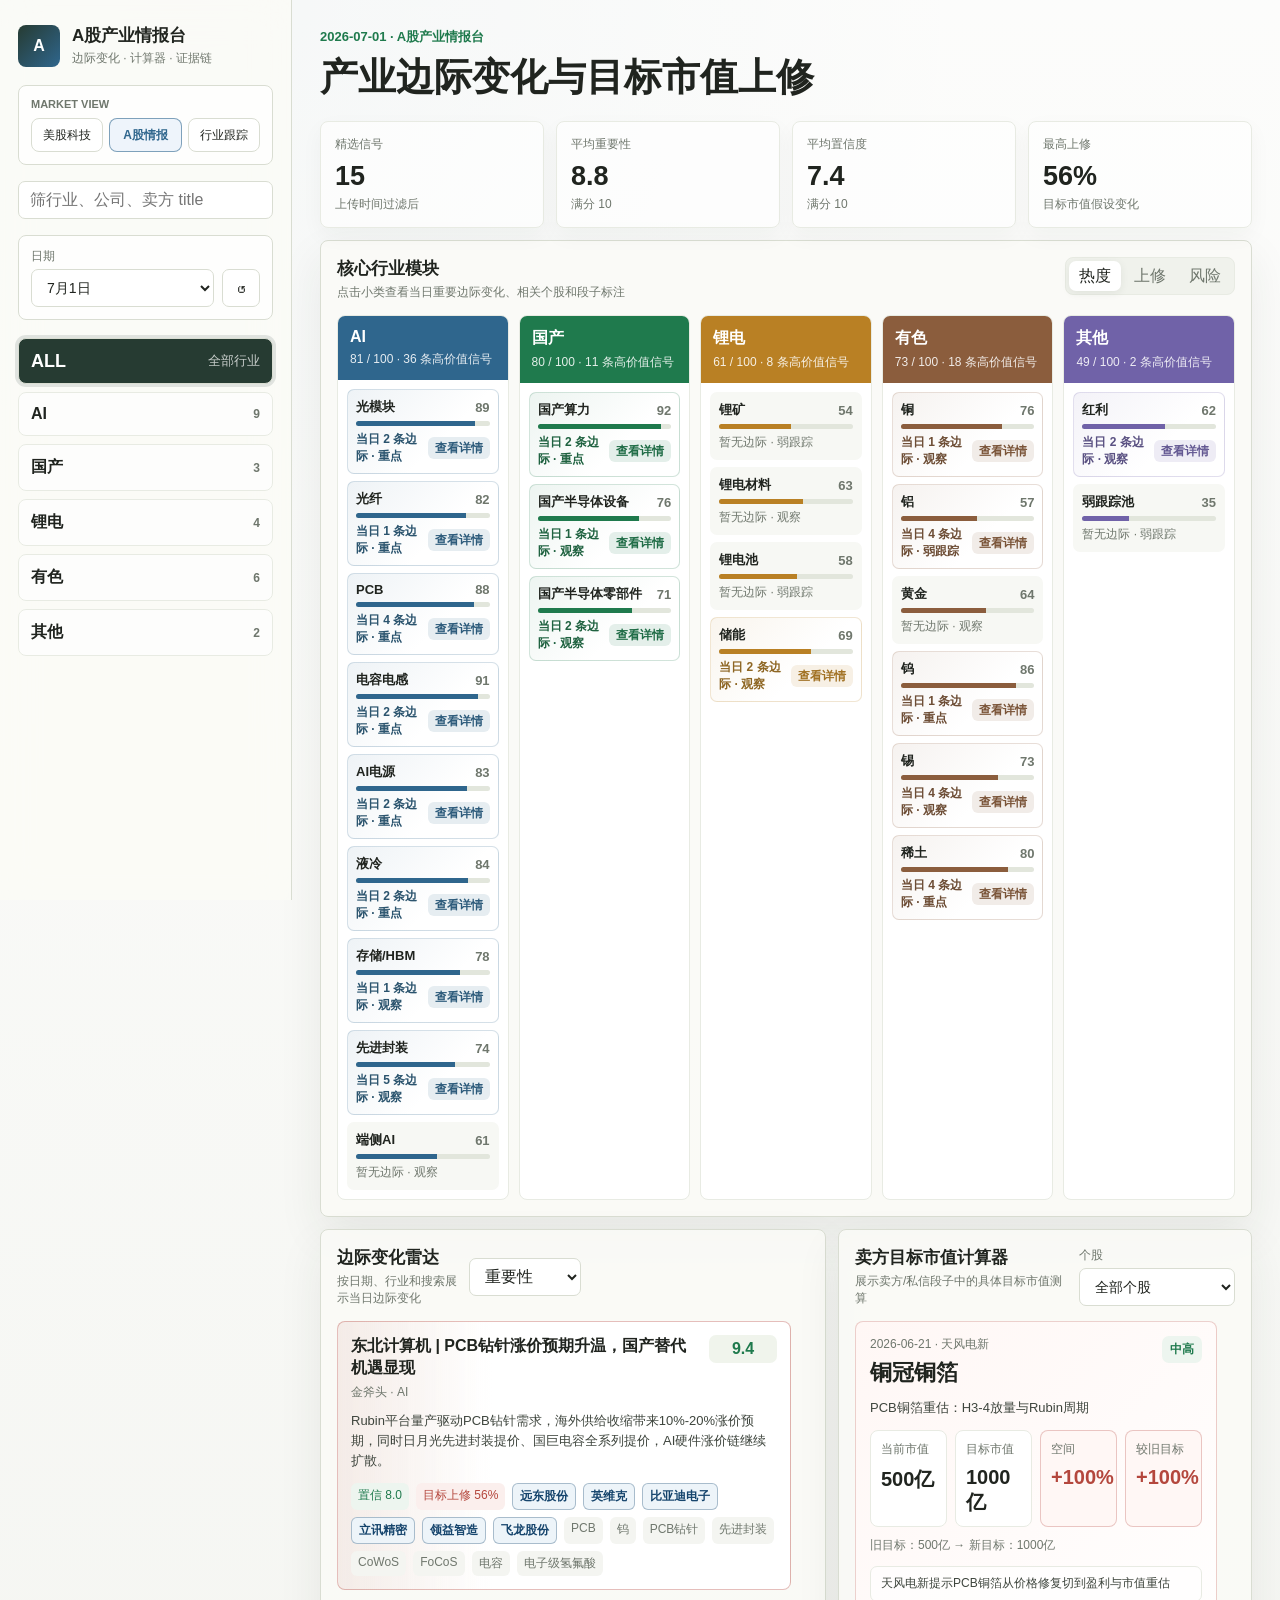
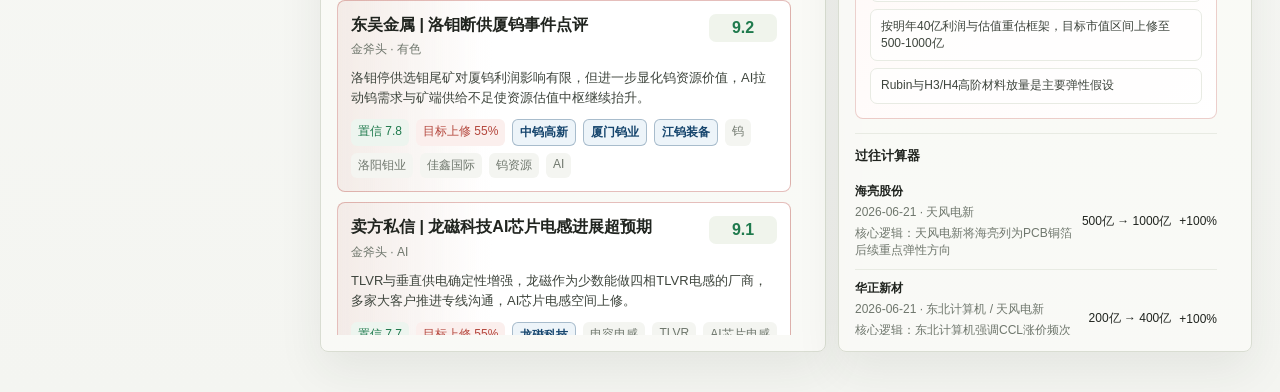
<file: index.html>
﻿<!doctype html>
<html lang="zh-CN">
  <head>
    <meta charset="utf-8" />
    <meta name="viewport" content="width=device-width, initial-scale=1" />
    <title>A股产业情报台</title>
    <link rel="stylesheet" href="./styles.css" />
  </head>
  <body>
    <div class="shell">
      <aside class="sidebar">
        <div class="brand">
          <div class="brand-mark">A</div>
          <div>
            <div class="brand-title">A股产业情报台</div>
            <div class="brand-subtitle">边际变化 · 计算器 · 证据链</div>
          </div>
        </div>

        <div class="sidebar-card">
          <div class="sidebar-label">Market view</div>
          <div class="market-switch">
            <a href="./us-tech.html" title="打开 美股科技产业情报台">美股科技</a>
            <button class="active" type="button">A股情报</button>
            <a href="./industry.html" title="打开 行业跟踪台">行业跟踪</a>
          </div>
        </div>

        <div class="search-box">
          <input id="globalSearch" type="search" placeholder="筛行业、公司、卖方 title" />
        </div>

        <div class="sidebar-card sidebar-date-card">
          <label class="date-filter" for="dateFilter">
            日期
            <select id="dateFilter"></select>
          </label>
          <button class="icon-button" id="resetFilters" title="重置筛选" aria-label="重置筛选">
            <span>↺</span>
          </button>
        </div>

        <nav class="industry-nav" id="industryNav" aria-label="核心行业"></nav>
      </aside>

      <main class="main">
        <section class="topbar">
          <div>
            <p class="eyebrow" id="topEyebrow"></p>
            <h1>产业边际变化与目标市值上修</h1>
          </div>
        </section>

        <section class="metrics-grid" id="metricsGrid"></section>

        <section class="panel industry-panel">
          <div class="panel-head">
            <div>
              <h2>核心行业模块</h2>
              <p>点击小类查看当日重要边际变化、相关个股和段子标注</p>
            </div>
            <div class="segmented" id="heatMode">
              <button class="active" data-mode="heat">热度</button>
              <button data-mode="revision">上修</button>
              <button data-mode="risk">风险</button>
            </div>
          </div>
          <div class="industry-map" id="industryMap"></div>
        </section>

        <section class="workbench lower">
          <div class="panel feed-panel">
            <div class="panel-head feed-head">
              <div>
                <h2>边际变化雷达</h2>
                <p>按日期、行业和搜索展示当日边际变化</p>
              </div>
              <div class="feed-tools">
                <select id="signalSort">
                  <option value="importance">重要性</option>
                  <option value="confidence">置信度</option>
                  <option value="upside">上修幅度</option>
                </select>
              </div>
            </div>
            <div class="signal-list" id="signalList"></div>
          </div>

          <div class="panel calculator-panel">
            <div class="panel-head calculator-head">
              <div>
                <h2>卖方目标市值计算器</h2>
                <p>展示卖方/私信段子中的具体目标市值测算</p>
              </div>
              <label class="stock-picker" for="calcCompany">
                个股
                <select id="calcCompany"></select>
              </label>
            </div>

            <div id="calculatorView"></div>
          </div>
        </section>
      </main>
    </div>

    <div class="modal-backdrop" id="detailModal" hidden>
      <section class="modal" role="dialog" aria-modal="true" aria-labelledby="modalTitle">
        <button class="modal-back" id="modalBack" aria-label="返回上一层" hidden>返回</button>
        <button class="modal-close" id="modalClose" aria-label="关闭弹窗">×</button>
        <div class="modal-header">
          <div>
            <p class="eyebrow" id="modalMeta">当日边际变化</p>
            <h2 id="modalTitle"></h2>
          </div>
          <div class="modal-score" id="modalScore"></div>
        </div>
        <div class="modal-body" id="modalBody"></div>
      </section>
    </div>

    <div class="modal-backdrop raw-modal-backdrop" id="rawTextModal" hidden>
      <section class="modal raw-modal" role="dialog" aria-modal="true" aria-labelledby="rawModalTitle">
        <button class="modal-close" id="rawModalClose" aria-label="关闭原文弹窗">×</button>
        <div class="modal-header">
          <div>
            <p class="eyebrow" id="rawModalMeta">段子底稿</p>
            <h2 id="rawModalTitle"></h2>
          </div>
        </div>
        <pre class="raw-text-body" id="rawModalBody"></pre>
      </section>
    </div>

    <script src="./app.js?v=external-20260702"></script>
  </body>
</html>
</file>
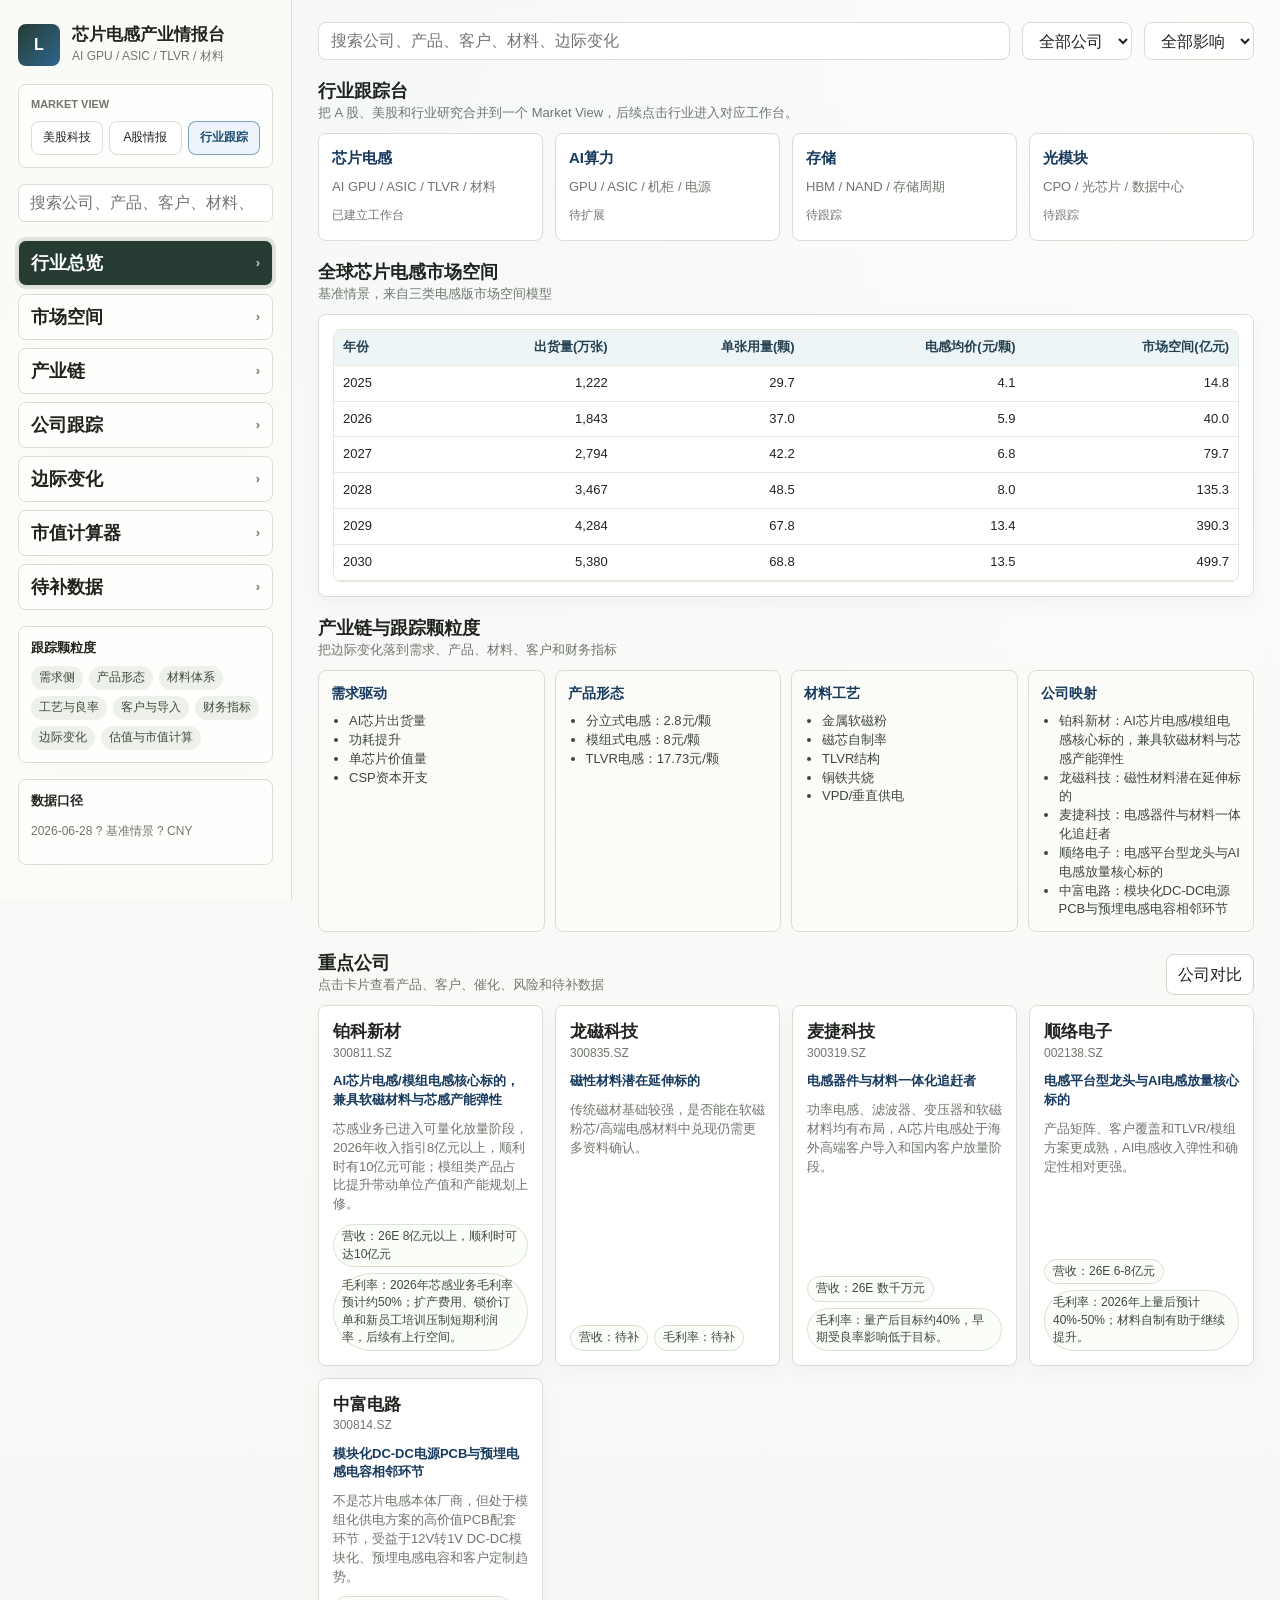
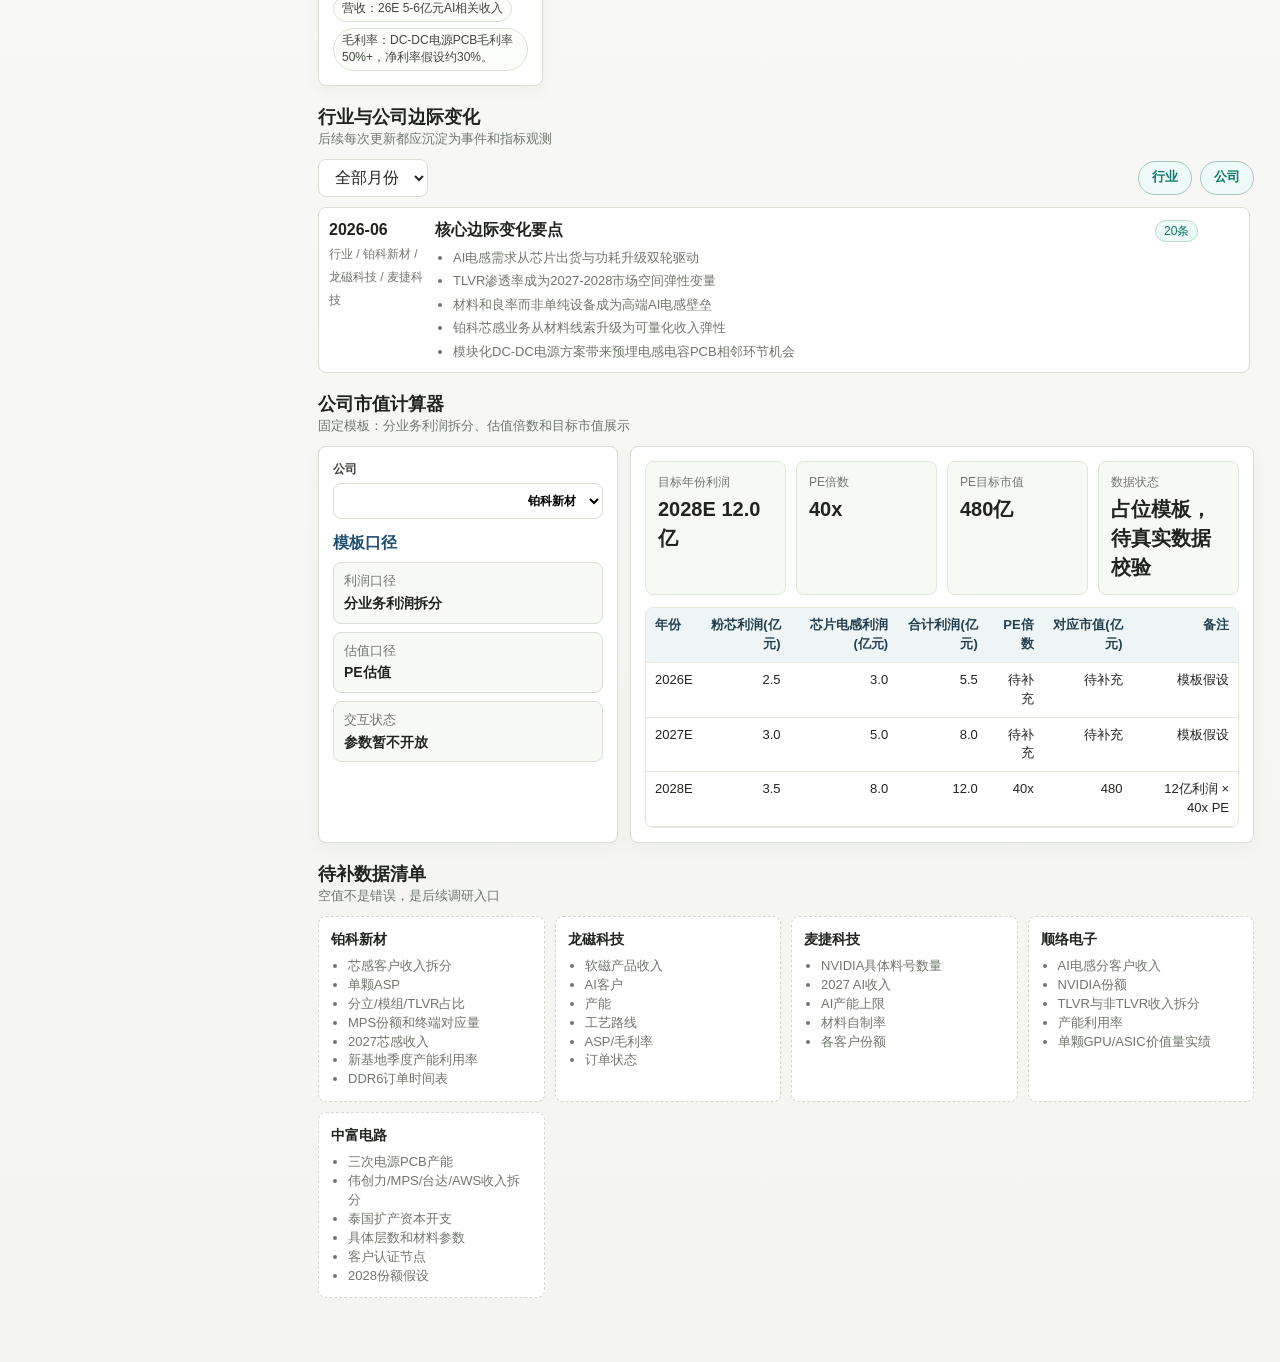
<file: industry.html>
<!doctype html>
<html lang="zh-CN">
<head>
  <meta charset="utf-8" />
  <meta name="viewport" content="width=device-width, initial-scale=1" />
  <title>芯片电感产业情报台</title>
  <style>
    :root {
      color-scheme: light;
      --bg: #f4f5f1;
      --panel: #ffffff;
      --paper: #fbfbf7;
      --ink: #20241f;
      --muted: #6f776d;
      --line: #d9ddd2;
      --soft-line: #e8ebe3;
      --soft: #edf1e9;
      --accent: #2563eb;
      --blue: #1e4d72;
      --blue-2: #2f6f94;
      --deep-blue: #16456d;
      --green: #0f766e;
      --amber: #a45f06;
      --red: #b42318;
      --purple: #6d5bd0;
      --shadow: 0 14px 34px rgba(31, 41, 55, 0.10);
      --radius: 8px;
    }

    * { box-sizing: border-box; }

    body {
      margin: 0;
      min-height: 100vh;
      background:
        linear-gradient(180deg, rgba(255, 255, 255, 0.72), rgba(244, 245, 241, 0.9)),
        radial-gradient(circle at 14% 0%, rgba(47, 102, 141, 0.12), transparent 34%),
        var(--bg);
      color: var(--ink);
      font-family: Inter, "PingFang SC", "Microsoft YaHei", Arial, sans-serif;
      line-height: 1.45;
    }

    button, input, select {
      font: inherit;
    }

    .shell {
      display: grid;
      grid-template-columns: 292px minmax(0, 1fr);
      min-height: 100vh;
    }

    .sidebar {
      position: sticky;
      top: 0;
      height: 100vh;
      overflow: auto;
      padding: 24px 18px;
      border-right: 1px solid var(--line);
      background: rgba(251, 251, 247, 0.78);
      backdrop-filter: blur(18px);
    }

    .brand {
      display: flex;
      align-items: center;
      gap: 12px;
      margin-bottom: 18px;
    }

    .brand-mark {
      display: grid;
      place-items: center;
      width: 42px;
      height: 42px;
      border-radius: 8px;
      color: #fff;
      background: linear-gradient(135deg, #263b32, #2f668d);
      font-weight: 800;
    }

    .brand-title {
      font-size: 17px;
      font-weight: 800;
      line-height: 1.2;
    }

    .brand-subtitle {
      margin-top: 3px;
      color: var(--muted);
      font-size: 12px;
    }

    .sidebar-card {
      margin-bottom: 16px;
      padding: 12px;
      border: 1px solid var(--line);
      border-radius: 8px;
      background: rgba(255, 255, 255, 0.62);
    }

    .sidebar-label {
      margin-bottom: 8px;
      color: var(--muted);
      font-size: 11px;
      font-weight: 700;
      text-transform: uppercase;
    }

    .market-switch {
      display: grid;
      grid-template-columns: 1fr 1fr 1fr;
      gap: 6px;
    }

    .market-switch button,
    .market-switch a {
      display: grid;
      place-items: center;
      width: 100%;
      height: 34px;
      padding: 0 8px;
      border: 1px solid var(--line);
      border-radius: 8px;
      background: var(--panel);
      color: var(--ink);
      text-decoration: none;
      font-size: 12px;
    }

    .market-switch .active {
      border-color: rgba(47, 102, 141, 0.58);
      background: #eef4fb;
      color: var(--blue);
      font-weight: 760;
    }

    .market-switch a:hover {
      border-color: rgba(47, 102, 141, 0.7);
      color: var(--blue);
      background: #eef4fb;
    }

    .sidebar-search {
      margin-bottom: 16px;
    }

    .sidebar-search input {
      width: 100%;
      height: 38px;
      border: 1px solid var(--line);
      border-radius: 7px;
      padding: 0 11px;
      background: var(--panel);
      color: var(--ink);
      outline: none;
    }

    .sidebar-search input:focus {
      border-color: var(--accent);
      box-shadow: 0 0 0 3px rgba(37, 99, 235, 0.12);
    }

    .nav {
      display: grid;
      gap: 8px;
      margin: 18px 0 16px;
    }

    .nav button {
      display: flex;
      align-items: center;
      justify-content: space-between;
      width: 100%;
      min-height: 46px;
      padding: 0 12px;
      border: 1px solid var(--line);
      border-radius: 8px;
      color: var(--ink);
      background: rgba(255, 255, 255, 0.62);
      text-align: left;
      cursor: pointer;
      font-size: 18px;
      font-weight: 850;
    }

    .nav button:hover,
    .nav button.active {
      border-color: var(--line);
      background: #263b32;
      color: #ffffff;
      box-shadow: 0 0 0 3px rgba(38, 59, 50, 0.12);
    }

    .nav button span:last-child {
      color: var(--muted);
      font-size: 13px;
      font-weight: 650;
    }

    .nav button.active span:last-child,
    .nav button:hover span:last-child {
      color: rgba(255, 255, 255, 0.74);
    }

    .side-panel {
      padding: 12px;
      border: 1px solid var(--line);
      border-radius: 8px;
      background: rgba(255, 255, 255, 0.62);
      margin-top: 16px;
    }

    .side-panel h3 {
      margin: 0 0 8px;
      font-size: 13px;
    }

    .tag-list {
      display: flex;
      flex-wrap: wrap;
      gap: 6px;
    }

    .tag {
      display: inline-flex;
      align-items: center;
      height: 24px;
      padding: 0 8px;
      border-radius: 999px;
      background: var(--soft);
      color: #3f493c;
      font-size: 12px;
      white-space: nowrap;
    }

    main {
      min-width: 0;
      padding: 22px 26px 46px;
    }

    .topbar {
      display: grid;
      grid-template-columns: minmax(0, 1fr) auto auto;
      gap: 12px;
      align-items: center;
      margin-bottom: 18px;
    }

    .search,
    .select {
      height: 38px;
      border: 1px solid var(--line);
      border-radius: 8px;
      background: #fff;
      color: var(--ink);
      padding: 0 12px;
      outline: none;
    }

    .search:focus,
    .select:focus {
      border-color: var(--blue-2);
      box-shadow: 0 0 0 3px rgba(47, 111, 148, 0.12);
    }

    .hero {
      margin-bottom: 16px;
    }

    .hero-main {
      padding: 20px;
      border-radius: 8px;
      background: #0c263a;
      color: #fff;
      min-height: 210px;
      position: relative;
      overflow: hidden;
    }

    .hero-main::after {
      content: "";
      position: absolute;
      inset: auto -70px -110px auto;
      width: 320px;
      height: 320px;
      border-radius: 50%;
      background: rgba(68, 165, 147, 0.22);
    }

    .hero-main h2 {
      margin: 0 0 10px;
      font-size: 28px;
      line-height: 1.2;
      letter-spacing: 0;
      position: relative;
      z-index: 1;
    }

    .hero-main p {
      margin: 0;
      max-width: 720px;
      color: #dce8ee;
      position: relative;
      z-index: 1;
    }

    .hero-actions {
      display: flex;
      flex-wrap: wrap;
      gap: 8px;
      margin-top: 18px;
      position: relative;
      z-index: 1;
    }

    .btn {
      border: 1px solid #cfd8cc;
      border-radius: 8px;
      background: #fff;
      color: var(--ink);
      padding: 8px 11px;
      cursor: pointer;
      transition: transform .15s ease, box-shadow .15s ease, background .15s ease;
    }

    .btn:hover {
      transform: translateY(-1px);
      box-shadow: 0 8px 20px rgba(17, 24, 39, 0.10);
    }

    .btn.dark {
      background: #123a57;
      border-color: #477191;
      color: #fff;
    }

    .hero-side {
      display: grid;
      gap: 10px;
    }

    .market-view-panel {
      margin: 10px 0;
      padding-top: 10px;
      border-top: 1px solid var(--line);
    }

    .market-view-title {
      color: var(--muted);
      font-size: 11px;
      font-weight: 800;
      letter-spacing: .06em;
      text-transform: uppercase;
      margin-bottom: 8px;
    }

    .market-tabs {
      display: grid;
      grid-template-columns: 1fr 1fr 1fr;
      gap: 8px;
    }

    .market-tabs button {
      border: 1px solid var(--line);
      border-radius: 8px;
      background: #fff;
      padding: 8px 10px;
      color: #173a5e;
      font-weight: 800;
      cursor: pointer;
    }

    .market-tabs button.active {
      background: #eef5ff;
      border-color: #8bb8f5;
      color: #1d4f91;
    }

    .industry-grid {
      display: grid;
      grid-template-columns: repeat(4, minmax(0, 1fr));
      gap: 12px;
      margin-bottom: 16px;
    }

    .industry-card {
      display: block;
      border: 1px solid var(--line);
      border-radius: 8px;
      background: #fff;
      padding: 13px;
      cursor: pointer;
      text-align: left;
      color: inherit;
      text-decoration: none;
      min-height: 108px;
      transition: transform .15s ease, border-color .15s ease, box-shadow .15s ease;
    }

    .industry-card:hover {
      transform: translateY(-2px);
      border-color: #9ec6c0;
      box-shadow: var(--shadow);
    }

    .industry-card h3 {
      margin: 0;
      font-size: 15px;
      color: #173a5e;
    }

    .industry-card p {
      margin: 8px 0 0;
      color: var(--muted);
      font-size: 13px;
      line-height: 1.55;
    }

    .industry-card .source {
      margin-top: 10px;
      display: block;
    }

    .metric-grid {
      display: grid;
      grid-template-columns: repeat(4, minmax(0, 1fr));
      gap: 12px;
      margin-bottom: 16px;
    }

    .metric,
    .panel,
    .company-card,
    .calc-card {
      border: 1px solid var(--line);
      border-radius: 8px;
      background: var(--panel);
      box-shadow: 0 6px 18px rgba(31, 41, 55, 0.04);
    }

    .metric {
      padding: 14px;
      min-height: 96px;
    }

    .metric .label {
      color: var(--muted);
      font-size: 12px;
    }

    .metric .value {
      margin-top: 6px;
      font-size: 25px;
      font-weight: 800;
    }

    .metric .sub {
      margin-top: 4px;
      color: var(--muted);
      font-size: 12px;
    }

    section {
      scroll-margin-top: 16px;
      margin-bottom: 18px;
    }

    .section-title {
      display: flex;
      justify-content: space-between;
      align-items: end;
      gap: 16px;
      margin: 0 0 10px;
    }

    .section-title h2 {
      margin: 0;
      font-size: 18px;
    }

    .section-title p {
      margin: 0;
      color: var(--muted);
      font-size: 13px;
    }

    .section-actions {
      display: flex;
      gap: 8px;
      align-items: center;
      flex-wrap: wrap;
    }

    .panel {
      padding: 14px;
      overflow: hidden;
    }

    table {
      width: 100%;
      border-collapse: collapse;
      font-size: 13px;
    }

    th,
    td {
      padding: 8px 9px;
      border-bottom: 1px solid #e6eadf;
      text-align: right;
      vertical-align: top;
    }

    th {
      background: #eef5f6;
      color: #244050;
      font-weight: 750;
      position: sticky;
      top: 0;
      z-index: 1;
    }

    th:first-child,
    td:first-child {
      text-align: left;
    }

    .table-wrap {
      overflow: auto;
      max-height: 420px;
      border: 1px solid #e2e8d8;
      border-radius: 8px;
    }

    .compare-table {
      min-width: 980px;
    }

    .compare-table th,
    .compare-table td {
      text-align: left;
      min-width: 190px;
      line-height: 1.65;
    }

    .compare-table th:first-child,
    .compare-table td:first-child {
      min-width: 128px;
      width: 128px;
      font-weight: 800;
      color: #173a5e;
      background: #f7faf4;
      position: sticky;
      left: 0;
      z-index: 2;
    }

    .lane-grid {
      display: grid;
      grid-template-columns: repeat(4, minmax(0, 1fr));
      gap: 10px;
    }

    .lane {
      border: 1px solid var(--line);
      border-radius: 8px;
      padding: 12px;
      background: #fbfcf8;
      min-height: 160px;
    }

    .lane h3 {
      margin: 0 0 9px;
      font-size: 14px;
      color: #173a5e;
    }

    .lane ul {
      margin: 0;
      padding-left: 18px;
      color: #3f463f;
      font-size: 13px;
    }

    .company-grid {
      display: grid;
      grid-template-columns: repeat(4, minmax(0, 1fr));
      gap: 12px;
    }

    .company-card {
      padding: 14px;
      cursor: pointer;
      transition: transform .15s ease, border-color .15s ease, box-shadow .15s ease;
      min-height: 265px;
      display: flex;
      flex-direction: column;
      gap: 10px;
    }

    .company-card:hover {
      transform: translateY(-2px);
      border-color: #9ec6c0;
      box-shadow: var(--shadow);
    }

    .company-head {
      display: flex;
      justify-content: space-between;
      gap: 10px;
    }

    .company-head > div {
      min-width: 0;
    }

    .company-card h3 {
      margin: 0;
      font-size: 17px;
    }

    .ticker {
      color: var(--muted);
      font-size: 12px;
      white-space: nowrap;
    }

    .role {
      color: #173a5e;
      font-weight: 700;
      font-size: 13px;
    }

    .desc {
      color: var(--muted);
      font-size: 13px;
      margin: 0;
      min-height: 56px;
    }

    .pill-row {
      display: flex;
      flex-wrap: wrap;
      gap: 6px;
      margin-top: auto;
    }

    .pill {
      border: 1px solid #d8e3d2;
      background: #f7faf4;
      color: #3f493c;
      border-radius: 999px;
      padding: 3px 8px;
      font-size: 12px;
    }

    .core-pill {
      border-color: #d8e3d2;
      background: #fbfdf8;
      color: #3f493c;
      max-width: 100%;
    }

    .pill.positive { border-color: #badbd2; color: var(--green); background: #eefaf7; }
    .pill.watch { border-color: #ecd59f; color: var(--amber); background: #fff9eb; }
    .pill.negative { border-color: #f0b4ad; color: var(--red); background: #fff1ef; }

    .changes {
      display: grid;
      gap: 8px;
      max-height: 480px;
      overflow-y: auto;
      padding-right: 4px;
      scrollbar-color: #b8c4b2 #eef2ea;
      scrollbar-width: thin;
    }

    .change-toolbar {
      display: flex;
      align-items: center;
      justify-content: space-between;
      gap: 10px;
      flex-wrap: wrap;
      margin-bottom: 10px;
    }

    .change-toolbar-left,
    .change-toolbar-right {
      display: flex;
      align-items: center;
      gap: 8px;
      flex-wrap: wrap;
    }

    .toggle-chip {
      height: 34px;
      border: 1px solid var(--line);
      border-radius: 999px;
      background: #fff;
      color: #3f493c;
      padding: 0 13px;
      font: inherit;
      font-size: 13px;
      font-weight: 750;
      cursor: pointer;
      transition: border-color .16s ease, background .16s ease, color .16s ease;
    }

    .toggle-chip.active {
      border-color: #a8c8bd;
      background: #eefaf7;
      color: var(--green);
    }

    .changes::-webkit-scrollbar {
      width: 8px;
    }

    .changes::-webkit-scrollbar-track {
      background: #eef2ea;
      border-radius: 999px;
    }

    .changes::-webkit-scrollbar-thumb {
      background: #b8c4b2;
      border-radius: 999px;
    }

    .change-item {
      display: grid;
      grid-template-columns: 96px minmax(0, 1fr) 84px;
      gap: 10px;
      align-items: start;
      padding: 10px;
      border: 1px solid var(--line);
      border-radius: 8px;
      background: #fff;
      width: 100%;
      color: inherit;
      font: inherit;
      text-align: left;
      cursor: pointer;
      transition: border-color .16s ease, box-shadow .16s ease, transform .16s ease;
    }

    .change-item:hover {
      border-color: #b8c4b2;
      box-shadow: 0 8px 22px rgba(31, 41, 55, .08);
      transform: translateY(-1px);
    }

    .change-title {
      font-weight: 750;
    }

    .change-summary {
      color: var(--muted);
      font-size: 13px;
      margin-top: 3px;
    }

    .change-points {
      margin: 6px 0 0;
      padding-left: 18px;
      color: var(--muted);
      font-size: 13px;
      line-height: 1.65;
    }

    .change-points li + li {
      margin-top: 2px;
    }

    .change-detail-list {
      display: grid;
      gap: 10px;
    }

    .change-detail-item {
      border: 1px solid var(--line);
      border-radius: 8px;
      background: #fbfcf8;
      padding: 12px;
    }

    .change-detail-item h3 {
      margin: 0 0 7px;
      font-size: 15px;
      color: #173a5e;
    }

    .change-detail-item p {
      margin: 0 0 8px;
      color: #3f493c;
      line-height: 1.7;
    }

    .calc-layout {
      display: grid;
      grid-template-columns: 300px minmax(0, 1fr);
      gap: 12px;
    }

    .calc-card {
      padding: 14px;
    }

    .field-grid {
      display: grid;
      grid-template-columns: 1fr 1fr;
      gap: 10px;
    }

    .calc-method {
      display: grid;
      gap: 8px;
      color: #3c453b;
      margin-top: 12px;
      grid-column: 1 / -1;
    }

    .method-title {
      font-weight: 800;
      color: var(--blue);
    }

    .method-kpis {
      display: grid;
      gap: 8px;
    }

    .method-kpi {
      border: 1px solid var(--line);
      border-radius: 8px;
      background: #f8faf6;
      padding: 9px 10px;
      display: grid;
      gap: 2px;
    }

    .method-kpi span {
      color: var(--muted);
      font-size: 13px;
    }

    .method-kpi strong {
      color: var(--ink);
      font-size: 14px;
    }

    label {
      display: grid;
      gap: 5px;
      color: #3c453b;
      font-size: 12px;
      font-weight: 700;
    }

    .input {
      height: 36px;
      border: 1px solid var(--line);
      border-radius: 8px;
      padding: 0 10px;
      background: #fff;
      outline: none;
      text-align: right;
    }

    .input:focus {
      border-color: var(--green);
      box-shadow: 0 0 0 3px rgba(15, 118, 110, .12);
    }

    .output-grid {
      display: grid;
      grid-template-columns: repeat(4, minmax(0, 1fr));
      gap: 10px;
      margin-bottom: 12px;
    }

    .output {
      padding: 12px;
      border-radius: 8px;
      background: #f7faf4;
      border: 1px solid #dfe8d8;
    }

    .output .label {
      color: var(--muted);
      font-size: 12px;
    }

    .output .value {
      margin-top: 4px;
      font-size: 20px;
      font-weight: 800;
    }

    .gap-grid {
      display: grid;
      grid-template-columns: repeat(4, minmax(0, 1fr));
      gap: 10px;
    }

    .gap-card {
      border: 1px dashed #d2d8ca;
      border-radius: 8px;
      background: #fff;
      padding: 12px;
    }

    .gap-card h3 {
      margin: 0 0 8px;
      font-size: 14px;
    }

    .gap-card ul {
      margin: 0;
      padding-left: 17px;
      color: var(--muted);
      font-size: 13px;
    }

    .modal-backdrop {
      position: fixed;
      inset: 0;
      display: none;
      place-items: center;
      padding: 24px;
      background: rgba(8, 18, 28, .44);
      z-index: 40;
    }

    .modal-backdrop.open {
      display: grid;
    }

    .modal {
      width: min(1040px, 100%);
      max-height: min(86vh, 820px);
      overflow: auto;
      border-radius: 8px;
      background: #fff;
      box-shadow: 0 28px 80px rgba(0,0,0,.28);
      animation: enter .18s ease-out;
    }

    @keyframes enter {
      from { opacity: 0; transform: translateY(10px) scale(.985); }
      to { opacity: 1; transform: translateY(0) scale(1); }
    }

    .modal-head {
      position: sticky;
      top: 0;
      display: flex;
      justify-content: space-between;
      gap: 12px;
      align-items: center;
      padding: 15px 16px;
      border-bottom: 1px solid var(--line);
      background: #fff;
      z-index: 2;
    }

    .modal-head h2 {
      margin: 0;
      font-size: 20px;
    }

    .modal-body {
      padding: 16px;
    }

    .modal-grid {
      display: grid;
      grid-template-columns: 1fr 1fr;
      gap: 12px;
    }

    .detail-box {
      border: 1px solid var(--line);
      border-radius: 8px;
      padding: 12px;
      background: #fbfcf8;
    }

    .detail-box h3 {
      margin: 0 0 8px;
      font-size: 14px;
      color: #173a5e;
    }

    .detail-box ul {
      margin: 0;
      padding-left: 18px;
      color: #3f463f;
      font-size: 13px;
    }

    .close {
      width: 34px;
      height: 34px;
      border: 1px solid var(--line);
      border-radius: 8px;
      background: #fff;
      cursor: pointer;
      font-size: 18px;
      line-height: 1;
    }

    .empty {
      color: #9a6a00;
      background: #fff7df;
      border: 1px solid #f0d58c;
      border-radius: 8px;
      padding: 10px;
      font-size: 13px;
    }

    .source {
      color: var(--muted);
      font-size: 12px;
    }

    @media (max-width: 1180px) {
      .company-grid,
      .metric-grid,
      .industry-grid,
      .lane-grid,
      .gap-grid {
        grid-template-columns: repeat(2, minmax(0, 1fr));
      }
      .hero,
      .calc-layout {
        grid-template-columns: 1fr;
      }
    }

    @media (max-width: 760px) {
      .shell {
        grid-template-columns: 1fr;
      }
      .sidebar {
        position: static;
        height: auto;
      }
      main {
        padding: 16px;
      }
      .topbar {
        grid-template-columns: 1fr;
      }
      .company-grid,
      .metric-grid,
      .industry-grid,
      .lane-grid,
      .gap-grid,
      .modal-grid,
      .output-grid,
      .field-grid {
        grid-template-columns: 1fr;
      }
      .change-item {
        grid-template-columns: 1fr;
      }
    }
  </style>
</head>
<body>
  <script type="application/json" id="db-json">{"meta":{"databaseId":"chip-inductor-ai-compute-20260628","title":"芯片电感产业与重点公司跟踪数据库","version":"0.2.0","updatedAt":"2026-06-28","currency":"CNY","units":{"shipment":"万张","marketSpace":"亿元人民币","asp":"元/颗","usage":"颗/芯片或颗/卡"},"baseScenario":"基准情景","notes":["本数据库用于长期跟踪，不构成投资建议。","缺失、未经确认或需要用户后续补充的数据以 null 或“待补充”保留。","市场空间引用已生成的芯片电感三类电感版模型，汇率与价格口径以用户修改后的工作簿为准。"]},"sources":[{"id":"src-local-model-global-20260628","title":"AI芯片电感市场空间测算_三类电感版_全球市场空间_20260628.xlsx","type":"local_workbook","path": "","date":"2026-06-28","confidence":"medium"},{"id":"src-local-maijie-2606","title":"麦捷科技2606.docx","type":"local_meeting_note","path": "","processedText": "","date":"2026-06","confidence":"medium"},{"id":"src-local-sunlord-2606","title":"顺络电子2606.docx","type":"local_meeting_note","path": "","processedText": "","date":"2026-06","confidence":"medium"},{"id":"src-user-prior-chip-inductor-notes","title":"芯片电感专家0623/0625及交流0528整理","type":"local_expert_notes","path": "","date":"2026-05-2026-06","confidence":"medium"},{"id":"src-local-boke-2606","title":"铂科新材2606.docx","type":"local_meeting_note","path": "","processedText": "","date":"2026-06","confidence":"medium"},{"id":"src-local-zhongfu-2606","title":"中富电路2606.docx","type":"local_meeting_note","path": "","processedText": "","date":"2026-06","confidence":"medium"}],"industry":{"definition":"面向AI GPU/ASIC、服务器电源、算力卡和机柜电源系统的高电流、高功率密度电感体系。","trackingGranularities":[{"id":"demand","name":"需求侧","fields":["算力芯片出货量","功耗代际","单卡/单芯片电感用量","机柜/Pod配置","CSP资本开支","GPU与ASIC占比"]},{"id":"product","name":"产品形态","fields":["分立式电感","模组式电感","TLVR电感","铜铁共烧","一体成型","绕线","板载/机柜/电源模块侧应用"]},{"id":"materials","name":"材料体系","fields":["金属软磁粉","羰基铁粉","铁硅铝","铁镍","纳米晶","非晶","磁芯自制率","粉体自制率"]},{"id":"process","name":"工艺与良率","fields":["热压","冷压","铜铁共烧","TLVR结构","VPD/垂直供电","自动化率","良率爬坡","认证周期"]},{"id":"customer","name":"客户与导入","fields":["终端CSP","GPU/ASIC厂商","电源/模块厂","ODM","BOM名单","小批量","量产","份额","替代对象"]},{"id":"financial","name":"财务指标","fields":["AI电感收入","芯片电感ASP","毛利率","单芯片价值量","单柜价值量","传统业务收入","净利率","ROIC"]},{"id":"change","name":"边际变化","fields":["价格变化","订单变化","客户导入","产能扩张","技术路线变化","材料替代","竞争格局变化","风险事件"]},{"id":"valuation","name":"估值与市值计算","fields":["股价","总股本","市值","AI收入","AI净利率","AI利润","传统利润","目标PE","目标PS","目标市值","隐含股价"]}],"productTypes":[{"id":"discrete","name":"分立式电感","defaultAspCny":2.8,"description":"单价约3元人民币以下，适用于部分GPU、板载和传统功率电感场景。","watchItems":["是否进入NVIDIA BOM","高端料号良率","价格年降"]},{"id":"module","name":"模组式电感","defaultAspCny":8,"description":"通常通过电源/模块厂进入ASIC或服务器供电系统，单价高于分立式。","watchItems":["MPS/Infineon/ADI等功率半导体客户","ASIC CSP渗透","模块份额"]},{"id":"tlvr","name":"TLVR电感","defaultAspCny":17.73,"description":"高功率、高瞬态响应电源架构相关，价格和单芯片价值量更高。","watchItems":["TLVR渗透率","VPD/下一代供电路线","材料和磁芯自制率","高功率ASIC/GPU放量"]}],"marketSpaceBase":[{"year":2025,"shipmentCards":1222,"avgUsage":29.7,"avgAsp":4.1,"marketSpace":14.82},{"year":2026,"shipmentCards":1843,"avgUsage":37,"avgAsp":5.9,"marketSpace":39.97},{"year":2027,"shipmentCards":2794,"avgUsage":42.2,"avgAsp":6.8,"marketSpace":79.7},{"year":2028,"shipmentCards":3467,"avgUsage":48.5,"avgAsp":8,"marketSpace":135.26},{"year":2029,"shipmentCards":4284,"avgUsage":67.8,"avgAsp":13.4,"marketSpace":390.33},{"year":2030,"shipmentCards":5380,"avgUsage":68.8,"avgAsp":13.5,"marketSpace":499.74}],"keyChanges":[{"date":"2026-06","title":"AI电感需求从芯片出货与功耗升级双轮驱动","impact":"positive","summary":"NVIDIA Rubin/Future及ASIC平台单芯片用量和TLVR/模组式占比提升，带动单芯片价值量上行。","sourceIds":["src-local-model-global-20260628","src-user-prior-chip-inductor-notes"]},{"date":"2026-06","title":"TLVR渗透率成为2027-2028市场空间弹性变量","impact":"watch","summary":"顺络纪要显示当前行业TLVR渗透约20%-30%，2027-2028有望提升至40%-50%以上，需持续跟踪各平台架构确认。","sourceIds":["src-local-sunlord-2606"]},{"date":"2026-06","title":"材料和良率而非单纯设备成为高端AI电感壁垒","impact":"watch","summary":"麦捷纪要强调高端AI电感核心难点在设计、材料、良率和一致性，稀土掺杂、非晶、纳米晶等材料商业化值得跟踪。","sourceIds":["src-local-maijie-2606"]},{"id":"chg-boke-chip-inductor-202606","date":"2026-06","title":"铂科芯感业务从材料线索升级为可量化收入弹性","impact":"positive","summary":"2026Q1芯感收入1.6亿元，Q2预计2亿元以上，全年指引8亿元以上且新产能顺利爬坡时有达到10亿元可能；模组占比提升至50%-60%是产值上修的核心。","sourceIds":["src-local-boke-2606"]},{"id":"chg-module-dcdc-pcb-202606","date":"2026-06","title":"模块化DC-DC电源方案带来预埋电感电容PCB相邻环节机会","impact":"watch","summary":"除英伟达当前部分方案外，国内大厂、谷歌等12V转1V DC-DC电源更多采用模块方案；该方案要求更厚、更多层、预埋电感电容的PCB工艺，利好中富电路等小而专的配套厂商。","sourceIds":["src-local-zhongfu-2606"]}]},"companies":[{"id":"boke-new-materials","name":"铂科新材","ticker":"300811.SZ","role":"AI芯片电感/模组电感核心标的，兼具软磁材料与芯感产能弹性","positioning":"芯感业务已进入可量化放量阶段，2026年收入指引8亿元以上，顺利时有10亿元可能；模组类产品占比提升带动单位产值和产能规划上修。","confidence":"medium-high","sourceIds":["src-local-boke-2606","src-user-prior-chip-inductor-notes"],"segments":[{"name":"芯感业务","revenueQ1_2026":1.6,"revenueQ2_2026Estimate":"2亿元以上","revenue2026Estimate":"8亿元以上，顺利时可达10亿元","grossMargin2026Estimate":"约50%","status":"核心放量"},{"name":"芯片电感模组","revenueShareQ1_2026":"约50%或以上","revenueShare2026Guide":"50%-60%甚至更高","grossMargin":"随新报价、产品结构升级、工艺成熟有上行空间","status":"产品结构升级"},{"name":"金属软磁粉芯/磁性材料","revenue":null,"grossMargin":null,"status":"底层材料与磁芯能力"},{"name":"DDR6/DDR供电模组","revenue2026Estimate":"未纳入2026收入预期","grossMargin":null,"status":"前期测试验证"}],"aiInductor":{"productExposure":["芯片电感","芯片电感模组","GPU/ASIC/CPU供电功率电感","DDR供电模组式电感","VPD相关需求跟踪"],"processRoutes":["模组式电感","分立式电感跟踪","按客户料号定制","产线模具切换共用"],"materials":["金属软磁材料","磁芯/磁粉能力","高规格模组材料待细分补充"],"customers":{"mps":"第一大客户，2026年占比较高，MPS在ASIC领域份额可观。","ti":"2026Q1已有相关业务，规模小于MPS。","flex":"伟创力已实现批量供货，规模小于MPS。","renesasInfineon":"瑞萨、英飞凌等进度慢于TI和伟创力。","googleAsic":"终端客户包括谷歌，谷歌部分份额由台达供应、与公司关联度较低，其余份额仍市场化竞争。","amazonAsic":"终端需求包括亚马逊等ASIC客户。","nvidia":"现有产品仍以分立式电感为主，Rubin及后续存在采用电感模组/VPD相关方案可能，公司持续跟进。","cpu":"预计通过模组厂商对接CPU/GPU下游，CPU用量提升会增加电源管理功率电感需求；该判断仍需验证。"},"capacity":"老基地产值约4-5亿元；叠加2025Q4租赁厂房临时产能，年化约7亿元；新基地2026年6-7月爬坡，规划产值8-10亿元，新旧合计13-15亿元；2027年有望满产，理想利用率预计2027H2至2028。","asp":"未给出单颗ASP；均价有望受高规格产品和模组占比提升带动，新订单可按规格和成本重新报价。","grossMargin":"2026年芯感业务毛利率预计约50%；扩产费用、锁价订单和新员工培训压制短期利润率，后续有上行空间。","revenue2026":"8亿元以上，顺利时可达10亿元","revenue2027":null,"keyQuestion":"新基地爬坡、料号数量从8-10个继续增加后的生产效率，以及MPS之外客户和Rubin后续方案切换的收入弹性。"},"marginalChanges":[{"date":"2026-06","impact":"positive","title":"芯感收入指引上修为8亿元以上","summary":"Q1披露1.6亿元，因报关时间差部分收入顺延至Q2；Q2预计2亿元以上，全年8亿元是偏下限预期，顺利时可达10亿元。"},{"date":"2026-06","impact":"positive","title":"新基地6-7月开始爬坡，满产产值8-10亿元","summary":"新基地原计划Q2爬坡，受天气和设备交付影响推迟至6-7月；新旧基地合计产值可达13-15亿元，2027年有望满产。"},{"date":"2026-06","impact":"positive","title":"模组占比提升带动产值与产品结构升级","summary":"2026Q1模组类收入占比约50%或以上，全年目标50%-60%甚至更高，是新基地产值和全年收入预期上调的重要原因。"},{"date":"2026-06","impact":"watch","title":"DDR6与封装方向仍是中长期期权","summary":"DDR6处于前期测试配合，未纳入2026收入预期；封装方向更早期，暂无明确落地时间。"}],"risks":["新基地爬坡慢于预期","订单料号增加导致生产效率波动","已锁价订单限制短期涨价","MPS客户集中度较高","Rubin后续模组/VPD切换节奏不确定","DDR6商业化节奏慢"],"dataGaps":["芯感客户收入拆分","单颗ASP","分立/模组/TLVR占比","MPS份额和终端对应量","2027芯感收入","新基地季度产能利用率","DDR6订单时间表"],"valuation":{"sharePrice":null,"totalShares":null,"marketCap":null,"baseRevenue":null,"baseNetProfit":null,"aiRevenue2026":9,"aiRevenue2027":null,"aiNetMargin":0.32,"targetPE":35,"targetPS":8}},{"id":"longci-technology","name":"龙磁科技","ticker":"300835.SZ","role":"磁性材料潜在延伸标的","positioning":"传统磁材基础较强，是否能在软磁粉芯/高端电感材料中兑现仍需更多资料确认。","confidence":"low","sourceIds":["src-user-prior-chip-inductor-notes"],"segments":[{"name":"永磁铁氧体","revenue":null,"grossMargin":null,"status":"传统主业"},{"name":"软磁/电感材料","revenue":null,"grossMargin":null,"status":"待补充"},{"name":"AI服务器相关","revenue":null,"grossMargin":null,"status":"待补充"}],"aiInductor":{"productExposure":["待补充：金属软磁粉芯","待补充：磁性材料","待补充：电感器件"],"processRoutes":[],"materials":["待补充"],"customers":{"nvidia":null,"googleAsic":null,"domesticServer":null,"powerModuleVendors":null},"capacity":null,"asp":null,"grossMargin":null,"revenue2026":null,"revenue2027":null,"keyQuestion":"龙磁科技在AI芯片电感链条中的实际收入、产品形态和客户验证状态需要优先补资料。"},"marginalChanges":[{"date":"2026-06","impact":"watch","title":"磁材公司向软磁/高频电感材料延伸的可行性待验证","summary":"如果能进入高功率密度电感材料或磁芯环节，估值口径可能改变；当前证据不足。"}],"risks":["AI电感相关性不足","传统磁材周期掩盖新业务","客户导入不明"],"dataGaps":["软磁产品收入","AI客户","产能","工艺路线","ASP/毛利率","订单状态"],"valuation":{"sharePrice":null,"totalShares":null,"marketCap":null,"baseRevenue":null,"baseNetProfit":null,"aiRevenue2026":null,"aiRevenue2027":null,"aiNetMargin":0.22,"targetPE":30,"targetPS":6}},{"id":"microgate-technology","name":"麦捷科技","ticker":"300319.SZ","role":"电感器件与材料一体化追赶者","positioning":"功率电感、滤波器、变压器和软磁材料均有布局，AI芯片电感处于海外高端客户导入和国内客户放量阶段。","confidence":"medium","sourceIds":["src-local-maijie-2606"],"segments":[{"name":"电子元器件","revenue":null,"grossMargin":"传统电感正常期25%-35%，原材料涨价后修复中","status":"核心"},{"name":"显示模组","revenue2025":18,"revenue2026Estimate":15,"grossMargin":"约9%-10%","status":"收入大但竞争激烈"},{"name":"AI服务器相关电感","revenue2026Estimate":"数千万元","grossMargin":"早期低于成熟目标，量产目标约40%","status":"导入期"}],"aiInductor":{"productExposure":["一体成型电感","铜铁共烧电感","TLVR特殊电感","板载电感","机柜/服务器电源侧电感"],"processRoutes":["绕线","一体成型","组装式","铜铁共烧","热压","冷压","TLVR"],"materials":["铁硅","铁硅铝","铁镍","软磁粉","磁芯部分外采/部分自制"],"customers":{"nvidia":"陪跑两年多，2026年重启导入，原计划Q4导入，有望提前至Q3；导入后可直接量产。","huawei":"铜铁共烧电感已批量供货。","domesticServer":"华为、中兴、联想、超聚变为第一梯队；海光、浪潮、新华三处于导入或小规模阶段。","overseasCloud":"计划通过MPS、Infineon等电源/模块厂，或国内ODM/电源模块厂间接切入。"},"capacity":"传统产线多数满产；常规扩产约20%/年；普通电感设备交期3-6个月，特殊设备约1年。","asp":"导入NVIDIA的特定料号平均约0.2美元/颗，较贵料号约0.3美元/颗；需继续核验具体料号。","grossMargin":"量产后目标约40%，早期受良率影响低于目标。","revenue2026":"数千万元","revenue2027":null,"keyQuestion":"NVIDIA导入能否按Q3/Q4完成，以及导入后料号数量、份额和良率爬坡。"},"marginalChanges":[{"date":"2026-06","impact":"positive","title":"NVIDIA相关产品重启导入","summary":"供应链缺货和调整带来重新导入机会，若Q3完成导入，Q4或2027年可能获得更大批量订单。"},{"date":"2026-06","impact":"positive","title":"传统电感价格传导与毛利率修复","summary":"传统功率电感涨价10%-30%，Q2毛利率较Q1修复，Q3修复幅度有望更高。"},{"date":"2026-06","impact":"watch","title":"材料端与头部仍有差距","summary":"惠州安科源材料业务仍在技术迭代，与行业头部有差距，但未来可能成为公司主力材料供应商。"}],"risks":["NVIDIA导入进度延后","良率爬坡慢","海外客户供应链安全审查","显示模组盈利拖累","传统业务价格修复不完全"],"dataGaps":["NVIDIA具体料号数量","2027 AI收入","AI产能上限","材料自制率","各客户份额"],"valuation":{"sharePrice":null,"totalShares":null,"marketCap":null,"baseRevenue":38,"baseNetProfit":null,"aiRevenue2026":0.4,"aiRevenue2027":null,"aiNetMargin":0.22,"targetPE":35,"targetPS":5}},{"id":"sunlord-electronics","name":"顺络电子","ticker":"002138.SZ","role":"电感平台型龙头与AI电感放量核心标的","positioning":"产品矩阵、客户覆盖和TLVR/模组方案更成熟，AI电感收入弹性和确定性相对更强。","confidence":"medium-high","sourceIds":["src-local-sunlord-2606"],"segments":[{"name":"手机通讯","revenue":null,"grossMargin":null,"status":"H客户增长、其他安卓承压"},{"name":"泛消费电子","revenueShareQ1_2026":0.22,"grossMargin":null,"status":"正常"},{"name":"汽车电子","growthQ1_2026":"约19%-20%","growth2026Guide":"30%-40%","status":"车规电感开始放量"},{"name":"特种电子","growthQ1_2026":"约50%","growth2026Guide":"约30%","status":"新物料新项目起量"},{"name":"储能","revenueShareQ1_2026":0.02,"growthQ1_2026":"约150%","status":"景气度较高"},{"name":"AI电感","revenue2026Estimate":"6-8亿元","revenue2027Estimate":"20亿元以上","grossMargin2026Estimate":"40%-50%","status":"确定性高速增长"}],"aiInductor":{"productExposure":["模组式电感","TLVR结构产品","分立式器件","VPD/下一代供电相关配合研发"],"processRoutes":["TLVR","模组式","分立式","VPD垂直供电配合研发"],"materials":["软磁合金粉体已自制","磁芯仍有部分外购","自动化率持续提升"],"customers":{"overseasAsic":"通过MPS、Infineon、ADI等功率半导体/模块客户进入AWS、AMD、Google等CSP或ASIC链条，模组式方案为主。","nvidia":"北美GPU客户目前采用分立式方案；公司通过工业富联小批量供货，并推进进入NVIDIA BOM名单。","domesticServer":"国内以服务器客户如H、浪潮、曙光为主，算力卡客户采购量相对较小；出货较大的为TLVR结构产品。","vpd":"配合客户推进Vicor芯片内嵌背部供电方案研发。"},"capacity":"以销定产；成熟产品扩产周期约3个月；国产设备为主，扩产难度较低。","asp":"MPS新项目TLVR单价可达约2美元/颗；单颗ASIC周边电感价值量约150-300元，高价值方案可达约400元。","grossMargin":"2026年上量后预计40%-50%；材料自制有助于继续提升。","revenue2026":"6-8亿元","revenue2027":"20亿元以上","keyQuestion":"进入NVIDIA BOM后的份额与量级、TLVR渗透率提升速度、MPS/ASIC新项目放量节奏。"},"marginalChanges":[{"date":"2026-06","impact":"positive","title":"AI电感2026年收入预计6-8亿元","summary":"收入占比接近10%，海外客户约70%、国内客户约30%，下半年出货集中释放。"},{"date":"2026-06","impact":"positive","title":"TLVR渗透率有望从20%-30%提升","summary":"2027-2028年行业TLVR渗透率有望提升至40%-50%以上，公司正配合多数客户TLVR项目。"},{"date":"2026-06","impact":"positive","title":"软磁合金粉体自制增强毛利率","summary":"粉体已实现自制，磁芯部分外购，材料自制和自动化提升支撑AI电感毛利率走高。"},{"date":"2026-06","impact":"watch","title":"钽电容业务进入量产爬坡","summary":"聚合物钽电容对接消费、存储、服务器和海外CSP客户，但年内重点仍是量产交付与良率。"}],"risks":["NVIDIA BOM进展不及预期","CSP项目代际切换导致老项目降价","TLVR/VPD技术路线变化","产能共用带来的挤占","材料涨价传导不完全"],"dataGaps":["AI电感分客户收入","NVIDIA份额","TLVR与非TLVR收入拆分","产能利用率","单颗GPU/ASIC价值量实绩"],"valuation":{"sharePrice":null,"totalShares":null,"marketCap":null,"baseRevenue":80,"baseNetProfit":null,"aiRevenue2026":7,"aiRevenue2027":20,"aiNetMargin":0.28,"targetPE":35,"targetPS":6}},{"id":"zhongfu-circuit","name":"中富电路","ticker":"300814.SZ","role":"模块化DC-DC电源PCB与预埋电感电容相邻环节","positioning":"不是芯片电感本体厂商，但处于模组化供电方案的高价值PCB配套环节，受益于12V转1V DC-DC模块化、预埋电感电容和客户定制趋势。","confidence":"medium","sourceIds":["src-local-zhongfu-2606"],"segments":[{"name":"DC-DC电源PCB/三次电源PCB","revenue2026Estimate":"5-6亿元AI相关收入，大部分为三次电源","grossMargin":"50%+","status":"核心弹性业务"},{"name":"一次/二次电源PCB","revenue":null,"grossMargin":"一次约20%，二次约30%","status":"传统及兼容产能"},{"name":"泰国扩产","revenue":null,"grossMargin":null,"status":"配合伟创力等客户保供"}],"aiInductor":{"productExposure":["预埋电感电容PCB","DC-DC电源PCB","三次电源PCB","模块化供电PCB"],"processRoutes":["模块方案","预埋电感电容","更厚PCB","更多层数","客户研发前期定制"],"materials":["PCB材料定制待补充","预埋电感电容工艺材料待补充"],"customers":{"flex":"伟创力DC-DC电源PCB几乎独供，已签保供协议；2026H2谷歌量逐步起量，公司已备料。","mps":"已进入MPS供应链，可间接供应英伟达、台达等电源链客户。","delta":"台达DC-DC业务处于测试阶段，尚未大规模进入。","aws":"已进入AWS供应链，后续有起量可能。","googleAsic":"谷歌项目单颗TPU对应DC-DC电源PCB价值量约400元。","nvidia":"英伟达未来高功率平台可能切换模块化方案，MPS/台达链条提供潜在切入。"},"capacity":"DC-DC电源PCB产能与一次、二次DC-DC产能存在兼容，具体规模待补充；计划在泰国扩产。","asp":"谷歌项目单颗芯片对应DC-DC电源PCB价值量约400元人民币；不同客户方案会波动。","grossMargin":"DC-DC电源PCB毛利率50%+，净利率假设约30%。","revenue2026":"5-6亿元AI相关收入","revenue2027":"预计至少翻倍增长，基于伟创力、MPS内部指引","keyQuestion":"能否在伟创力/MPS外拿到台达、AWS和英伟达模块化方案份额，以及泰国扩产节奏和真实产能上限。"},"marginalChanges":[{"date":"2026-06","impact":"positive","title":"DC-DC电源PCB进入伟创力与MPS核心链条","summary":"中富电路已进入伟创力、MPS等核心电源企业；伟创力端几乎独供且签订保供协议，MPS端可间接连接英伟达、台达等链条。"},{"date":"2026-06","impact":"positive","title":"AI相关收入2026年预计5-6亿元，2027年或翻倍","summary":"资料显示2026年AI相关收入含少量二次电源、大部分三次电源，预计5-6亿元；根据伟创力、MPS内部指引，2027年相关业务至少翻倍。"},{"date":"2026-06","impact":"watch","title":"远期80亿元市场空间但大厂重视度低","summary":"2028年按IC+GPU合计2000万颗、单颗约400元测算，远期市场约80亿元；市场不够大导致大厂配合度较低，中小厂商弹性更高。"}],"risks":["DC-DC电源PCB市场空间相对有限","台达仍处测试阶段","泰国扩产和保供能力待验证","大客户方案切换和认证节奏不确定","单颗400元价值量来自谷歌案例，跨客户可比性待验证"],"dataGaps":["三次电源PCB产能","伟创力/MPS/台达/AWS收入拆分","泰国扩产资本开支","具体层数和材料参数","客户认证节点","2028份额假设"],"valuation":{"sharePrice":null,"totalShares":null,"marketCap":null,"baseRevenue":null,"baseNetProfit":null,"aiRevenue2026":5.5,"aiRevenue2027":11,"aiNetMargin":0.3,"targetPE":20,"targetPS":5}}],"calculatorDefaults":{"scenarioMultiples":{"bear":{"pe":25,"ps":3,"aiNetMargin":0.18},"base":{"pe":35,"ps":5,"aiNetMargin":0.25},"bull":{"pe":50,"ps":8,"aiNetMargin":0.32}},"formulaNotes":["AI利润 = AI收入 x AI净利率","目标市值_PE = (传统利润 + AI利润) x 目标PE","目标市值_PS = (传统收入 + AI收入) x 目标PS","隐含股价 = 目标市值 / 总股本","如未填总股本，页面只计算目标市值，不计算隐含股价。"]}}</script>
  <div class="shell">
    <aside class="sidebar">
      <div class="brand">
        <div class="brand-mark">L</div>
        <div>
          <div class="brand-title">芯片电感产业情报台</div>
          <div class="brand-subtitle">AI GPU / ASIC / TLVR / 材料</div>
        </div>
      </div>
      <div class="sidebar-card">
        <div class="sidebar-label">Market view</div>
        <div class="market-switch">
          <a href="./us-tech.html" title="打开 美股科技产业情报台">美股科技</a>
          <a href="./index.html" title="打开 A股产业情报台">A股情报</a>
          <button class="active" type="button">行业跟踪</button>
        </div>
      </div>
      <div class="sidebar-search">
        <input id="sidebarSearch" type="search" placeholder="搜索公司、产品、客户、材料、边际变化" />
      </div>
      <nav class="nav" id="nav"></nav>
      <div class="side-panel">
        <h3>跟踪颗粒度</h3>
        <div class="tag-list" id="granularityTags"></div>
      </div>
      <div class="side-panel">
        <h3>数据口径</h3>
        <p class="source" id="metaNote"></p>
      </div>
    </aside>
    <main>
      <div class="topbar">
        <input class="search" id="search" placeholder="搜索公司、产品、客户、材料、边际变化" />
        <select class="select" id="companyFilter"></select>
        <select class="select" id="impactFilter">
          <option value="all">全部影响</option>
          <option value="positive">正向</option>
          <option value="watch">观察</option>
          <option value="negative">负向</option>
        </select>
      </div>

      <section id="industryTrack">
        <div class="section-title">
          <div>
            <h2>行业跟踪台</h2>
            <p>把 A 股、美股和行业研究合并到一个 Market View，后续点击行业进入对应工作台。</p>
          </div>
        </div>
        <div class="industry-grid" id="industryGrid"></div>
      </section>

      <section id="market">
        <div class="section-title">
          <div>
            <h2>全球芯片电感市场空间</h2>
            <p>基准情景，来自三类电感版市场空间模型</p>
          </div>
        </div>
        <div class="panel">
          <div class="table-wrap">
            <table id="marketTable"></table>
          </div>
        </div>
      </section>

      <section id="chain">
        <div class="section-title">
          <div>
            <h2>产业链与跟踪颗粒度</h2>
            <p>把边际变化落到需求、产品、材料、客户和财务指标</p>
          </div>
        </div>
        <div class="lane-grid" id="laneGrid"></div>
      </section>

      <section id="companies">
        <div class="section-title">
          <div>
            <h2>重点公司</h2>
            <p>点击卡片查看产品、客户、催化、风险和待补数据</p>
          </div>
          <div class="section-actions">
            <button type="button" class="btn" id="companyCompareBtn">公司对比</button>
          </div>
        </div>
        <div class="company-grid" id="companyGrid"></div>
      </section>

      <section id="changes">
        <div class="section-title">
          <div>
            <h2>行业与公司边际变化</h2>
            <p>后续每次更新都应沉淀为事件和指标观测</p>
          </div>
        </div>
        <div class="change-toolbar">
          <div class="change-toolbar-left">
            <select class="select" id="changeMonthFilter"></select>
          </div>
          <div class="change-toolbar-right" aria-label="边际变化类型筛选">
            <button type="button" class="toggle-chip active" id="showIndustryChanges" data-change-scope="industry">行业</button>
            <button type="button" class="toggle-chip active" id="showCompanyChanges" data-change-scope="company">公司</button>
          </div>
        </div>
        <div class="changes" id="changeList"></div>
      </section>

      <section id="calculator">
        <div class="section-title">
          <div>
            <h2>公司市值计算器</h2>
            <p>固定模板：分业务利润拆分、估值倍数和目标市值展示</p>
          </div>
        </div>
        <div class="calc-layout">
          <div class="calc-card">
            <label>公司
              <select class="input" id="calcCompany"></select>
            </label>
            <div class="field-grid" id="calcFields"></div>
          </div>
          <div class="calc-card">
            <div class="output-grid" id="calcOutputs"></div>
            <div class="table-wrap">
              <table id="scenarioTable"></table>
            </div>
          </div>
        </div>
      </section>

      <section id="gaps">
        <div class="section-title">
          <div>
            <h2>待补数据清单</h2>
            <p>空值不是错误，是后续调研入口</p>
          </div>
        </div>
        <div class="gap-grid" id="gapGrid"></div>
      </section>
    </main>
  </div>

  <div class="modal-backdrop" id="modalBackdrop" aria-hidden="true">
    <div class="modal" role="dialog" aria-modal="true" aria-labelledby="modalTitle">
      <div class="modal-head">
        <div>
          <h2 id="modalTitle"></h2>
          <div class="source" id="modalSubtitle"></div>
        </div>
        <button class="close" id="modalClose" aria-label="关闭">×</button>
      </div>
      <div class="modal-body" id="modalBody"></div>
    </div>
  </div>

  <script>
    const db = JSON.parse(document.getElementById("db-json").textContent);
    const state = {
      search: "",
      company: "all",
      impact: "all",
      changeMonth: "all",
      showIndustryChanges: true,
      showCompanyChanges: true,
      changeRows: [],
      changeGroups: [],
      modalOpen: false
    };

    const fmt = (n, d = 1) => n === null || n === undefined || Number.isNaN(Number(n))
      ? "待补充"
      : Number(n).toLocaleString("zh-CN", { maximumFractionDigits: d, minimumFractionDigits: d });
    const pct = (n) => n === null || n === undefined ? "待补充" : (Number(n) * 100).toFixed(1) + "%";
    const asList = (items) => (items || []).filter(Boolean).map(x => "<li>" + escapeHtml(String(x)) + "</li>").join("") || "<li>待补充</li>";
    const escapeHtml = (s) => String(s).replace(/[&<>"']/g, c => ({ "&": "&amp;", "<": "&lt;", ">": "&gt;", '"': "&quot;", "'": "&#039;" }[c]));

    const navItems = [
      ["overview", "行业总览"],
      ["market", "市场空间"],
      ["chain", "产业链"],
      ["companies", "公司跟踪"],
      ["changes", "边际变化"],
      ["calculator", "市值计算器"],
      ["gaps", "待补数据"]
    ];

    function init() {
      renderNav();
      renderMeta();
      renderIndustryTrack();
      renderMarket();
      renderLanes();
      renderFilters();
      renderCompanies();
      renderChanges();
      renderCalculator();
      bind();
    }

    function renderNav() {
      const nav = document.getElementById("nav");
      nav.innerHTML = navItems.map(([id, name], i) =>
        '<button data-scroll="' + id + '" class="' + (i === 0 ? "active" : "") + '"><span>' + name + '</span><span>›</span></button>'
      ).join("");
    }

    function renderMeta() {
      document.getElementById("granularityTags").innerHTML = db.industry.trackingGranularities
        .map(g => '<span class="tag">' + escapeHtml(g.name) + '</span>').join("");
      document.getElementById("metaNote").textContent = db.meta.updatedAt + " ? " + db.meta.baseScenario + " ? " + db.meta.currency;
    }

    function renderIndustryTrack() {
      const industries = [
        { id: "chip-inductor", name: "\u82af\u7247\u7535\u611f", desc: "AI GPU / ASIC / TLVR / \u6750\u6599", status: "\u5df2\u5efa\u7acb\u5de5\u4f5c\u53f0", href: "industry.html" },
        { id: "ai-compute", name: "AI\u7b97\u529b", desc: "GPU / ASIC / \u673a\u67dc / \u7535\u6e90", status: "\u5f85\u6269\u5c55", href: "industry_ai_compute.html" },
        { id: "storage", name: "\u5b58\u50a8", desc: "HBM / NAND / \u5b58\u50a8\u5468\u671f", status: "\u5f85\u8ddf\u8e2a", href: "industry_storage.html" },
        { id: "optical", name: "\u5149\u6a21\u5757", desc: "CPO / \u5149\u82af\u7247 / \u6570\u636e\u4e2d\u5fc3", status: "\u5f85\u8ddf\u8e2a", href: "industry_optical.html" }
      ];
      document.getElementById("industryGrid").innerHTML = industries.map(item =>
        '<a class="industry-card" href="' + item.href + '">' +
          '<h3>' + item.name + '</h3>' +
          '<p>' + item.desc + '</p>' +
          '<span class="source">' + item.status + '</span>' +
        '</a>'
      ).join("");
    }

    function metricHtml(label, value, sub) {
      return '<div class="metric"><div class="label">' + label + '</div><div class="value">' + value + '</div><div class="sub">' + sub + '</div></div>';
    }

    function renderMarket() {
      const rows = db.industry.marketSpaceBase;
      document.getElementById("marketTable").innerHTML =
        "<thead><tr><th>年份</th><th>出货量(万张)</th><th>单张用量(颗)</th><th>电感均价(元/颗)</th><th>市场空间(亿元)</th></tr></thead>" +
        "<tbody>" + rows.map(r => '<tr><td>' + r.year + '</td><td>' + fmt(r.shipmentCards, 0) + '</td><td>' + fmt(r.avgUsage, 1) + '</td><td>' + fmt(r.avgAsp, 1) + '</td><td>' + fmt(r.marketSpace, 1) + '</td></tr>').join("") + "</tbody>";
    }

    function renderLanes() {
      const lanes = [
        { title: "需求驱动", items: ["AI芯片出货量", "功耗提升", "单芯片价值量", "CSP资本开支"] },
        { title: "产品形态", items: db.industry.productTypes.map(p => p.name + "：" + p.defaultAspCny + "元/颗") },
        { title: "材料工艺", items: ["金属软磁粉", "磁芯自制率", "TLVR结构", "铜铁共烧", "VPD/垂直供电"] },
        { title: "公司映射", items: db.companies.map(c => c.name + "：" + c.role) }
      ];
      document.getElementById("laneGrid").innerHTML = lanes.map(l =>
        '<div class="lane"><h3>' + l.title + '</h3><ul>' + asList(l.items) + '</ul></div>'
      ).join("");
    }

    function renderFilters() {
      const select = document.getElementById("companyFilter");
      select.innerHTML = '<option value="all">全部公司</option>' + db.companies.map(c => '<option value="' + c.id + '">' + c.name + '</option>').join("");
      const calc = document.getElementById("calcCompany");
      calc.innerHTML = db.companies.map(c => '<option value="' + c.id + '">' + c.name + '</option>').join("");
      const months = Array.from(new Set(
        db.industry.keyChanges.concat(db.companies.flatMap(c => c.marginalChanges)).map(x => x.date).filter(Boolean)
      )).sort((a, b) => String(b).localeCompare(String(a)));
      document.getElementById("changeMonthFilter").innerHTML =
        '<option value="all">全部月份</option>' + months.map(m => '<option value="' + escapeHtml(m) + '">' + escapeHtml(m) + '</option>').join("");
    }

    function textOfCompany(c) {
      return JSON.stringify(c).toLowerCase();
    }

    function visibleCompanies() {
      const q = state.search.trim().toLowerCase();
      return db.companies.filter(c => {
        const passCompany = state.company === "all" || c.id === state.company;
        const passSearch = !q || textOfCompany(c).toLowerCase().includes(q);
        return passCompany && passSearch;
      });
    }

    function renderCompanies() {
      document.getElementById("companyGrid").innerHTML = visibleCompanies().map(c => {
        const ai = c.aiInductor || {};
        const chips = [
          "营收：" + (ai.revenue2026 ? "26E " + ai.revenue2026 : "待补"),
          "毛利率：" + (ai.grossMargin || "待补")
        ];
        return '<article class="company-card" tabindex="0" data-company="' + c.id + '">' +
          '<div class="company-head"><div><h3>' + c.name + '</h3><div class="ticker">' + c.ticker + '</div></div></div>' +
          '<div class="role">' + c.role + '</div>' +
          '<p class="desc">' + c.positioning + '</p>' +
          '<div class="pill-row">' + chips.map(x => '<span class="pill core-pill">' + escapeHtml(x) + '</span>').join("") + '</div>' +
          '</article>';
      }).join("");
    }

    function renderChanges() {
      const industryChanges = db.industry.keyChanges.map(x => ({...x, company: "\u884c\u4e1a", scope: "industry"}));
      const companyChanges = db.companies.flatMap(c => c.marginalChanges.map(x => ({...x, company: c.name, companyId: c.id, scope: "company"})));
      const rows = industryChanges.concat(companyChanges).filter(x => {
        const passImpact = state.impact === "all" || x.impact === state.impact;
        const passMonth = state.changeMonth === "all" || x.date === state.changeMonth;
        const passScope = (x.scope === "industry" && state.showIndustryChanges) || (x.scope === "company" && state.showCompanyChanges);
        const passCompany = state.company === "all" || x.companyId === state.company || x.company === "\u884c\u4e1a";
        const passSearch = !state.search || JSON.stringify(x).toLowerCase().includes(state.search.toLowerCase());
        return passImpact && passMonth && passScope && passCompany && passSearch;
      }).sort((a, b) => String(b.date || "").localeCompare(String(a.date || "")));
      state.changeRows = rows;
      const grouped = rows.reduce((acc, item) => {
        const date = item.date || "\u672a\u6807\u6ce8\u65e5\u671f";
        if (!acc[date]) acc[date] = [];
        acc[date].push(item);
        return acc;
      }, {});
      const groups = Object.entries(grouped)
        .map(([date, items]) => ({ date, items }))
        .sort((a, b) => String(b.date || "").localeCompare(String(a.date || "")));
      state.changeGroups = groups;
      document.getElementById("changeList").innerHTML = groups.map((g, i) => {
        const companies = Array.from(new Set(g.items.map(x => x.company).filter(Boolean))).slice(0, 4).join(" / ");
        const points = g.items.slice(0, 5).map(x => '<li>' + escapeHtml(x.title) + '</li>').join("");
        return '<button type="button" class="change-item" data-change-index="' + i + '">' +
          '<div><strong>' + escapeHtml(g.date) + '</strong><br><span class="source">' + escapeHtml(companies || "\u8fb9\u9645\u53d8\u5316") + '</span></div>' +
          '<div><div class="change-title">\u6838\u5fc3\u8fb9\u9645\u53d8\u5316\u8981\u70b9</div><ul class="change-points">' + points + '</ul></div>' +
          '<div><span class="pill positive">' + g.items.length + '\u6761</span></div>' +
        '</button>';
      }).join("") || '<div class="empty">\u6ca1\u6709\u5339\u914d\u7684\u8fb9\u9645\u53d8\u5316\u3002</div>';
    }

    const calculatorTemplates = {
      "boke-new-materials": {
        status: "占位模板，待真实数据校验",
        method: {
          profit: "分业务利润拆分",
          valuation: "PE估值",
          input: "参数暂不开放"
        },
        years: [
          { year: 2026, powderProfit: 2.5, chipInductorProfit: 3.0, totalProfit: 5.5, pe: null, marketCap: null, note: "模板假设" },
          { year: 2027, powderProfit: 3.0, chipInductorProfit: 5.0, totalProfit: 8.0, pe: null, marketCap: null, note: "模板假设" },
          { year: 2028, powderProfit: 3.5, chipInductorProfit: 8.0, totalProfit: 12.0, pe: 40, marketCap: 480, note: "12亿利润 × 40x PE" }
        ]
      }
    };

    function renderCalculator() {
      loadCalcCompany(db.companies[0].id);
      document.getElementById("calcCompany").addEventListener("change", e => loadCalcCompany(e.target.value));
    }

    function getCalculatorTemplate(id) {
      return calculatorTemplates[id] || {
        status: "暂未设置固定测算模板",
        method: {
          profit: "待补充利润拆分",
          valuation: "待补充倍数",
          input: "参数暂不开放"
        },
        years: []
      };
    }

    function loadCalcCompany(id) {
      const c = db.companies.find(x => x.id === id);
      const t = getCalculatorTemplate(id);
      document.getElementById("calcFields").innerHTML = renderCalcMethod(c, t);
      renderCalcOutputs(t);
      renderScenarioTable(t);
    }

    function renderCalcMethod(c, t) {
      const method = t.method || {};
      return '<div class="calc-method">' +
        '<div class="method-title">模板口径</div>' +
        '<div class="method-kpis">' +
          '<div class="method-kpi"><span>利润口径</span><strong>' + escapeHtml(method.profit || "待补充") + '</strong></div>' +
          '<div class="method-kpi"><span>估值口径</span><strong>' + escapeHtml(method.valuation || "待补充") + '</strong></div>' +
          '<div class="method-kpi"><span>交互状态</span><strong>' + escapeHtml(method.input || "参数暂不开放") + '</strong></div>' +
        '</div>' +
      '</div>';
    }

    function renderCalcOutputs(t) {
      const priced = [...(t.years || [])].reverse().find(x => x.marketCap !== null && x.marketCap !== undefined) || null;
      const latest = [...(t.years || [])].reverse().find(x => x.totalProfit !== null && x.totalProfit !== undefined) || null;
      const outputs = [
        ["目标年份利润", latest ? latest.year + "E " + fmt(latest.totalProfit, 1) + "亿" : "待补充"],
        ["PE倍数", priced?.pe ? priced.pe + "x" : "待补充"],
        ["PE目标市值", priced?.marketCap ? fmt(priced.marketCap, 0) + "亿" : "待补充"],
        ["数据状态", t.status || "占位模板"]
      ];
      document.getElementById("calcOutputs").innerHTML = outputs.map(o => '<div class="output"><div class="label">' + o[0] + '</div><div class="value">' + o[1] + '</div></div>').join("");
    }

    function renderScenarioTable(t) {
      const rows = t.years || [];
      document.getElementById("scenarioTable").innerHTML =
        "<thead><tr><th>年份</th><th>粉芯利润(亿元)</th><th>芯片电感利润(亿元)</th><th>合计利润(亿元)</th><th>PE倍数</th><th>对应市值(亿元)</th><th>备注</th></tr></thead>" +
        "<tbody>" + (rows.length ? rows.map(r => '<tr><td>' + r.year + 'E</td><td>' + fmt(r.powderProfit, 1) + '</td><td>' + fmt(r.chipInductorProfit, 1) + '</td><td>' + fmt(r.totalProfit, 1) + '</td><td>' + (r.pe ? r.pe + 'x' : '待补充') + '</td><td>' + (r.marketCap ? fmt(r.marketCap, 0) : '待补充') + '</td><td>' + escapeHtml(r.note || '') + '</td></tr>').join("") : '<tr><td colspan="7">暂未设置该公司的固定测算模板</td></tr>') + "</tbody>";
    }

    function renderGaps() {
      document.getElementById("gapGrid").innerHTML = visibleCompanies().map(c =>
        '<div class="gap-card"><h3>' + c.name + '</h3><ul>' + asList(c.dataGaps) + '</ul></div>'
      ).join("");
    }

    function openCompany(id, push = true) {
      const c = db.companies.find(x => x.id === id);
      if (!c) return;
      state.modalOpen = true;
      document.getElementById("modalTitle").textContent = c.name + " · " + c.ticker;
      document.getElementById("modalSubtitle").textContent = c.role + " · 置信度：" + c.confidence;
      document.getElementById("modalBody").innerHTML = companyModalHtml(c);
      document.getElementById("modalBackdrop").classList.add("open");
      document.getElementById("modalBackdrop").setAttribute("aria-hidden", "false");
      if (push) history.pushState({ companyModal: id }, "", "#company-" + id);
    }

    function openChange(index, push = true) {
      const group = state.changeGroups[Number(index)];
      if (!group) return;
      state.modalOpen = true;
      document.getElementById("modalTitle").textContent = group.date + " \u8fb9\u9645\u53d8\u5316";
      document.getElementById("modalSubtitle").textContent = group.items.length + "\u6761\u6838\u5fc3\u53d8\u5316\uff0c\u6309\u516c\u53f8\u548c\u884c\u4e1a\u5c55\u5f00";
      const details = group.items.map(x => {
        const sources = (x.sourceIds || []).map(id => sourceTitle(id)).filter(Boolean).join(" / ") || "\u5f85\u8865";
        return '<article class="change-detail-item">' +
          '<h3>' + escapeHtml(x.company || "") + ' - ' + escapeHtml(x.title || "") + '</h3>' +
          '<p>' + escapeHtml(x.summary || "\u5f85\u8865") + '</p>' +
          '<div class="pill-row"><span class="pill ' + escapeHtml(x.impact || "watch") + '">' + escapeHtml(x.impact || "watch") + '</span><span class="pill">\u6765\u6e90\uff1a' + escapeHtml(sources) + '</span></div>' +
        '</article>';
      }).join("");
      document.getElementById("modalBody").innerHTML = '<div class="change-detail-list">' + details + '</div>';
      document.getElementById("modalBackdrop").classList.add("open");
      document.getElementById("modalBackdrop").setAttribute("aria-hidden", "false");
      if (push) history.pushState({ changeModal: Number(index) }, "", "#change-" + encodeURIComponent(group.date));
    }

    function closeModal(fromPop = false) {
      if (!state.modalOpen) return;
      state.modalOpen = false;
      document.getElementById("modalBackdrop").classList.remove("open");
      document.getElementById("modalBackdrop").setAttribute("aria-hidden", "true");
      if (!fromPop && history.state && (history.state.companyModal || history.state.changeModal !== undefined || history.state.compareModal)) history.back();
    }

    function companyModalHtml(c) {
      const ai = c.aiInductor || {};
      const customers = ai.customers || {};
      return '<div class="modal-grid">' +
        box("定位", [c.positioning, '核心问题：' + (ai.keyQuestion || "待补充")]) +
        box("业务板块", c.segments.map(s => s.name + "：" + (s.status || "") + (s.revenue2026Estimate ? "；26E " + s.revenue2026Estimate : ""))) +
        box("AI电感产品", ai.productExposure) +
        box("材料/工艺", (ai.materials || []).concat(ai.processRoutes || [])) +
        box("客户与导入", Object.entries(customers).map(([k, v]) => k + "：" + (v || "待补充"))) +
        box("产能/价格/毛利", ["产能：" + (ai.capacity || "待补充"), "ASP：" + (ai.asp || "待补充"), "毛利率：" + (ai.grossMargin || "待补充"), "收入26E：" + (ai.revenue2026 || "待补充"), "收入27E：" + (ai.revenue2027 || "待补充")]) +
        box("\u8fb9\u9645\u53d8\u5316", c.marginalChanges.map(x => x.date + " | " + x.title + " - " + x.summary)) +
        box("风险", c.risks) +
        box("待补数据", c.dataGaps) +
        box("来源", c.sourceIds.map(id => sourceTitle(id))) +
      '</div>';
    }

    function openCompanyCompare(push = true) {
      state.modalOpen = true;
      document.getElementById("modalTitle").textContent = "\u516c\u53f8\u6838\u5fc3\u6307\u6807\u5bf9\u6bd4";
      document.getElementById("modalSubtitle").textContent = "\u6307\u6807\u4e3a\u884c\uff0c\u516c\u53f8\u4e3a\u5217\uff0c\u4fbf\u4e8e\u6a2a\u5411\u6bd4\u8f83\u5ba2\u6237\u5bfc\u5165\u3001\u4ea7\u80fd\u3001ASP\u548c\u76c8\u5229\u9884\u671f";
      const companies = db.companies;
      const companyHead = companies.map(c => '<th>' + escapeHtml(c.name) + '<br><span class="source">' + escapeHtml(c.ticker || '') + '</span></th>').join("");
      const metricRows = [
        ["\u5b9a\u4f4d", c => c.role || "\u5f85\u8865"],
        ["\u5ba2\u6237\u5bfc\u5165", c => Object.entries((c.aiInductor || {}).customers || {}).filter(([, v]) => v).map(([k, v]) => k + " - " + clip(v, 82)).join("<br>") || "\u5f85\u8865"],
        ["\u4ea7\u80fd", c => clip((c.aiInductor || {}).capacity || "\u5f85\u8865", 110)],
        ["ASP", c => clip((c.aiInductor || {}).asp || "\u5f85\u8865", 90)],
        ["26E\u8425\u6536\u9884\u671f", c => (c.aiInductor || {}).revenue2026 || "\u5f85\u8865"],
        ["27E\u8425\u6536\u9884\u671f", c => (c.aiInductor || {}).revenue2027 || "\u5f85\u8865"],
        ["\u6bdb\u5229\u7387\u9884\u671f", c => (c.aiInductor || {}).grossMargin || "\u5f85\u8865"],
        ["\u5173\u952e\u95ee\u9898", c => clip((c.aiInductor || {}).keyQuestion || "\u5f85\u8865", 110)]
      ];
      const rows = metricRows.map(([label, getter]) => '<tr><td>' + label + '</td>' + companies.map(c => '<td>' + sanitizeCompareCell(getter(c)) + '</td>').join("") + '</tr>').join("");
      document.getElementById("modalBody").innerHTML = '<div class="table-wrap"><table class="compare-table">' +
        '<thead><tr><th>\u6838\u5fc3\u6307\u6807</th>' + companyHead + '</tr></thead>' +
        '<tbody>' + rows + '</tbody></table></div>';
      document.getElementById("modalBackdrop").classList.add("open");
      document.getElementById("modalBackdrop").setAttribute("aria-hidden", "false");
      if (push) history.pushState({ compareModal: true }, "", "#company-compare");
    }

    function sanitizeCompareCell(value) {
      return String(value || "\u5f85\u8865").split("<br>").map(x => escapeHtml(x)).join("<br>");
    }

    function clip(value, max = 80) {
      const s = String(value || "");
      return s.length > max ? s.slice(0, max - 1) + "..." : s;
    }

    function sourceTitle(id) {
      const s = db.sources.find(x => x.id === id);
      return s ? s.title : id;
    }

    function box(title, items) {
      return '<div class="detail-box"><h3>' + title + '</h3><ul>' + asList(items) + '</ul></div>';
    }

    function bind() {
      document.addEventListener("click", e => {
        const scroll = e.target.closest("[data-scroll]");
        if (scroll) {
          document.getElementById(scroll.dataset.scroll)?.scrollIntoView({ behavior: "smooth", block: "start" });
        }
        const card = e.target.closest("[data-company]");
        if (card) openCompany(card.dataset.company);
        const change = e.target.closest("[data-change-index]");
        if (change) openChange(change.dataset.changeIndex);
      });
      document.getElementById("search").addEventListener("input", e => {
        state.search = e.target.value;
        document.getElementById("sidebarSearch").value = e.target.value;
        refreshFiltered();
      });
      document.getElementById("sidebarSearch").addEventListener("input", e => {
        state.search = e.target.value;
        document.getElementById("search").value = e.target.value;
        refreshFiltered();
      });
      document.getElementById("companyFilter").addEventListener("change", e => {
        state.company = e.target.value;
        refreshFiltered();
      });
      document.getElementById("impactFilter").addEventListener("change", e => {
        state.impact = e.target.value;
        renderChanges();
      });
      document.getElementById("companyCompareBtn").addEventListener("click", () => openCompanyCompare());
      document.getElementById("changeMonthFilter").addEventListener("change", e => {
        state.changeMonth = e.target.value;
        renderChanges();
      });
      document.querySelectorAll("[data-change-scope]").forEach(btn => {
        btn.addEventListener("click", () => {
          if (btn.dataset.changeScope === "industry") {
            state.showIndustryChanges = !state.showIndustryChanges;
            btn.classList.toggle("active", state.showIndustryChanges);
          } else {
            state.showCompanyChanges = !state.showCompanyChanges;
            btn.classList.toggle("active", state.showCompanyChanges);
          }
          renderChanges();
        });
      });
      document.getElementById("modalClose").addEventListener("click", () => closeModal());
      document.getElementById("modalBackdrop").addEventListener("click", e => {
        if (e.target.id === "modalBackdrop") closeModal();
      });
      window.addEventListener("popstate", () => closeModal(true));
      document.addEventListener("keydown", e => {
        if (e.key === "Escape") closeModal();
      });
      renderGaps();
    }

    function refreshFiltered() {
      renderCompanies();
      renderChanges();
      renderGaps();
    }

    init();
  </script>
</body>
</html>
</file>
<file: styles.css>
:root {
  --bg: #f4f5f1;
  --paper: #fbfbf7;
  --paper-strong: #ffffff;
  --ink: #20241f;
  --muted: #6f776d;
  --line: #d9ddd2;
  --soft-line: #e8ebe3;
  --green: #1f7a4d;
  --red: #b4473d;
  --amber: #b98024;
  --blue: #2f668d;
  --deep-blue: #16456d;
  --violet: #7062a8;
  --shadow: 0 18px 45px rgba(38, 46, 32, 0.08);
}

* {
  box-sizing: border-box;
}

body {
  margin: 0;
  min-height: 100vh;
  background:
    linear-gradient(180deg, rgba(255, 255, 255, 0.72), rgba(244, 245, 241, 0.9)),
    radial-gradient(circle at 14% 0%, rgba(47, 102, 141, 0.12), transparent 34%),
    var(--bg);
  color: var(--ink);
  font-family:
    Inter, "PingFang SC", "Microsoft YaHei", Arial, sans-serif;
}

button,
input,
select {
  font: inherit;
}

button {
  cursor: pointer;
}

.shell {
  display: grid;
  grid-template-columns: 292px minmax(0, 1fr);
  min-height: 100vh;
}

.sidebar {
  position: sticky;
  top: 0;
  height: 100vh;
  padding: 24px 18px;
  border-right: 1px solid var(--line);
  background: rgba(251, 251, 247, 0.78);
  backdrop-filter: blur(18px);
  overflow: auto;
}

.brand {
  display: flex;
  align-items: center;
  gap: 12px;
  margin-bottom: 18px;
}

.brand-mark {
  display: grid;
  place-items: center;
  width: 42px;
  height: 42px;
  border-radius: 8px;
  color: #fff;
  background: linear-gradient(135deg, #263b32, #2f668d);
  font-weight: 800;
}

.brand-title {
  font-size: 17px;
  font-weight: 800;
}

.brand-subtitle {
  margin-top: 3px;
  color: var(--muted);
  font-size: 12px;
}

.sidebar-card {
  margin-bottom: 16px;
  padding: 12px;
  border: 1px solid var(--line);
  border-radius: 8px;
  background: rgba(255, 255, 255, 0.62);
}

.sidebar-label {
  margin-bottom: 8px;
  color: var(--muted);
  font-size: 11px;
  font-weight: 700;
  text-transform: uppercase;
}

.market-switch {
  display: grid;
  grid-template-columns: 1fr 1fr 1fr;
  gap: 6px;
}

.market-switch button,
.market-switch a {
  display: grid;
  place-items: center;
  width: 100%;
  height: 34px;
  padding: 0 8px;
  border: 1px solid var(--line);
  border-radius: 8px;
  background: var(--paper-strong);
  color: var(--ink);
  text-decoration: none;
  font-size: 12px;
}

.market-switch .active {
  border-color: rgba(47, 102, 141, 0.58);
  background: #eef4fb;
  color: var(--blue);
  font-weight: 760;
}

.market-switch a:hover {
  border-color: rgba(47, 102, 141, 0.7);
  background: #eef4fb;
  color: var(--blue);
}

.sidebar-date-card {
  display: grid;
  grid-template-columns: 1fr 38px;
  gap: 8px;
  align-items: end;
  margin-top: 16px;
}

.search-box input,
.watch-input input,
select,
.calc-grid input,
.calc-target select {
  width: 100%;
  height: 38px;
  border: 1px solid var(--line);
  border-radius: 7px;
  padding: 0 11px;
  background: var(--paper-strong);
  color: var(--ink);
  outline: none;
}

.search-box input:focus,
.watch-input input:focus,
select:focus,
.calc-grid input:focus {
  border-color: rgba(47, 102, 141, 0.7);
  box-shadow: 0 0 0 3px rgba(47, 102, 141, 0.12);
}

.industry-nav {
  margin-top: 18px;
  display: grid;
  gap: 8px;
}

.all-button {
  display: flex;
  align-items: center;
  justify-content: space-between;
  width: 100%;
  min-height: 46px;
  border: 1px solid var(--line);
  border-radius: 8px;
  padding: 0 12px;
  background: #263b32;
  color: #fff;
  text-align: left;
}

.all-button span {
  font-size: 18px;
  font-weight: 850;
}

.all-button small {
  color: rgba(255, 255, 255, 0.74);
}

.all-button.active {
  box-shadow: 0 0 0 3px rgba(38, 59, 50, 0.12);
}

.nav-group {
  border: 1px solid var(--soft-line);
  border-radius: 8px;
  background: rgba(255, 255, 255, 0.52);
  overflow: hidden;
}

.nav-group summary {
  list-style: none;
  display: flex;
  align-items: center;
  justify-content: space-between;
  padding: 12px 12px;
  font-weight: 750;
  cursor: pointer;
}

.nav-group summary::-webkit-details-marker {
  display: none;
}

.nav-group summary span:last-child {
  color: var(--muted);
  font-size: 12px;
}

.nav-items {
  padding: 0 8px 8px;
  display: grid;
  gap: 5px;
}

.nav-item {
  border: 0;
  border-radius: 6px;
  padding: 8px 9px;
  background: transparent;
  color: var(--muted);
  text-align: left;
}

.nav-item.active,
.nav-item:hover {
  background: #eef3ec;
  color: var(--ink);
}

.main {
  padding: 28px;
  min-width: 0;
}

.topbar {
  display: flex;
  align-items: flex-start;
  justify-content: space-between;
  gap: 18px;
  margin-bottom: 18px;
}

.eyebrow {
  margin: 0 0 6px;
  color: var(--green);
  font-size: 13px;
  font-weight: 750;
}

h1,
h2,
p {
  margin: 0;
}

h1 {
  font-size: clamp(26px, 3vw, 38px);
  letter-spacing: 0;
}

h2 {
  font-size: 17px;
  letter-spacing: 0;
}

.top-actions {
  display: flex;
  align-items: center;
  gap: 8px;
}

.date-filter,
.stock-picker {
  display: grid;
  gap: 4px;
  color: var(--muted);
  font-size: 12px;
}

.date-filter select {
  min-width: 118px;
  height: 38px;
}

.icon-button,
.primary-button,
.segmented button,
.mode-toggle button,
.watch-input button {
  border: 1px solid var(--line);
  border-radius: 7px;
  background: var(--paper-strong);
  color: var(--ink);
}

.icon-button {
  width: 38px;
  height: 38px;
  font-size: 18px;
}

.primary-button {
  height: 38px;
  padding: 0 14px;
  color: #fff;
  background: #263b32;
  border-color: #263b32;
  font-weight: 700;
}

.metrics-grid {
  display: grid;
  grid-template-columns: repeat(4, minmax(0, 1fr));
  gap: 12px;
  margin-bottom: 12px;
}

.metric {
  min-height: 94px;
  border: 1px solid var(--soft-line);
  border-radius: 8px;
  padding: 14px;
  background: rgba(255, 255, 255, 0.68);
  box-shadow: 0 8px 22px rgba(38, 46, 32, 0.04);
}

.metric-label {
  color: var(--muted);
  font-size: 12px;
}

.metric-value {
  margin-top: 8px;
  font-size: 27px;
  font-weight: 850;
}

.metric-note {
  margin-top: 4px;
  color: var(--muted);
  font-size: 12px;
}

.workbench {
  display: grid;
  grid-template-columns: minmax(0, 1.7fr) minmax(320px, 0.8fr);
  gap: 12px;
  margin-bottom: 12px;
}

.industry-panel {
  margin-bottom: 12px;
}

.workbench.lower {
  grid-template-columns: minmax(0, 1.1fr) minmax(360px, 0.9fr);
}

.panel {
  min-width: 0;
  border: 1px solid var(--line);
  border-radius: 8px;
  padding: 16px;
  background: rgba(251, 251, 247, 0.86);
  box-shadow: var(--shadow);
}

.panel-head {
  display: flex;
  align-items: flex-start;
  justify-content: space-between;
  gap: 12px;
  margin-bottom: 14px;
}

.panel-head p {
  margin-top: 4px;
  color: var(--muted);
  font-size: 12px;
}

.panel-head.compact {
  margin-bottom: 12px;
}

.segmented,
.mode-toggle {
  display: inline-grid;
  grid-auto-flow: column;
  gap: 3px;
  padding: 3px;
  border: 1px solid var(--soft-line);
  border-radius: 8px;
  background: #f0f2ec;
}

.segmented button,
.mode-toggle button {
  min-width: 52px;
  height: 30px;
  padding: 0 10px;
  border: 0;
  background: transparent;
  color: var(--muted);
}

.segmented button.active,
.mode-toggle button.active {
  background: #fff;
  color: var(--ink);
  box-shadow: 0 2px 8px rgba(38, 46, 32, 0.08);
}

.industry-map {
  display: grid;
  grid-template-columns: repeat(5, minmax(150px, 1fr));
  gap: 10px;
}

.sector {
  min-height: 198px;
  border: 1px solid var(--soft-line);
  border-radius: 8px;
  background: #fff;
  overflow: hidden;
}

.sector-head {
  padding: 12px;
  color: #fff;
  background: var(--sector-color);
}

.sector-title {
  font-weight: 850;
}

.sector-meta {
  margin-top: 5px;
  font-size: 12px;
  opacity: 0.88;
}

.sub-list {
  padding: 9px;
  display: grid;
  gap: 7px;
}

.sub-item {
  display: grid;
  gap: 5px;
  width: 100%;
  border: 1px solid transparent;
  padding: 8px;
  border-radius: 7px;
  background: #f7f8f4;
  color: var(--ink);
  text-align: left;
}

.sub-item.has-detail:hover {
  border-color: color-mix(in srgb, var(--sector-color) 42%, var(--line));
  background: #fff;
  transform: translateY(-1px);
  box-shadow: 0 8px 18px rgba(38, 46, 32, 0.08);
}

.sub-item.has-detail {
  border-color: color-mix(in srgb, var(--sector-color) 20%, transparent);
  background: linear-gradient(135deg, color-mix(in srgb, var(--sector-color) 8%, #fff), #fff 62%);
}

.sub-line {
  display: flex;
  align-items: center;
  justify-content: space-between;
  gap: 10px;
  font-size: 13px;
  font-weight: 700;
}

.sub-score {
  color: var(--muted);
  font-variant-numeric: tabular-nums;
}

.sub-meta-row {
  display: flex;
  align-items: center;
  justify-content: space-between;
  gap: 8px;
  color: var(--muted);
  font-size: 12px;
}

.sub-meta-row span:last-child {
  color: color-mix(in srgb, var(--sector-color) 68%, #20241f);
  white-space: nowrap;
}

.today-edge-label {
  color: color-mix(in srgb, var(--sector-color) 72%, #20241f);
  font-weight: 760;
}

.edge-action {
  display: inline-flex;
  align-items: center;
  min-height: 22px;
  padding: 2px 7px;
  border-radius: 6px;
  background: color-mix(in srgb, var(--sector-color) 12%, #fff);
  color: color-mix(in srgb, var(--sector-color) 84%, #20241f) !important;
  font-weight: 800;
}

.edge-muted {
  color: var(--muted) !important;
}

.bar {
  height: 5px;
  border-radius: 99px;
  background: #e2e6dc;
  overflow: hidden;
}

.bar span {
  display: block;
  height: 100%;
  width: var(--w);
  background: var(--sector-color);
}

.watch-input {
  display: grid;
  grid-template-columns: 1fr 38px;
  gap: 7px;
}

.feed-head {
  align-items: center;
}

.feed-tools {
  display: grid;
  grid-template-columns: 112px minmax(220px, 320px);
  gap: 8px;
  align-items: center;
}

.watch-compact {
  display: grid;
  grid-template-columns: 1fr 34px;
  gap: 6px;
}

.watch-compact input {
  height: 34px;
  border: 1px solid var(--line);
  border-radius: 7px;
  padding: 0 10px;
  background: #fff;
  outline: none;
}

.watch-compact button {
  height: 34px;
  border: 1px solid var(--line);
  border-radius: 7px;
  background: #263b32;
  color: #fff;
  font-weight: 800;
}

.watch-input button {
  height: 38px;
  font-size: 20px;
  line-height: 1;
}

.watch-tags {
  display: flex;
  flex-wrap: wrap;
  gap: 7px;
  margin-top: 12px;
}

.watch-tags.compact {
  margin: -2px 0 12px;
}

.tag {
  display: inline-flex;
  align-items: center;
  gap: 6px;
  max-width: 100%;
  min-height: 28px;
  padding: 4px 8px;
  border: 1px solid var(--line);
  border-radius: 7px;
  background: #fff;
  color: var(--ink);
  font-size: 13px;
}

.tag button {
  border: 0;
  background: transparent;
  color: var(--muted);
  padding: 0;
}

.signal-list {
  display: grid;
  gap: 10px;
  max-height: 614px;
  overflow: auto;
  scrollbar-gutter: stable;
  padding-right: 3px;
}

.signal-card {
  border: 1px solid var(--soft-line);
  border-radius: 8px;
  padding: 13px;
  background: #fff;
}

.signal-card[role="button"] {
  cursor: pointer;
}

.signal-card[role="button"]:hover,
.signal-card[role="button"]:focus-visible {
  border-color: rgba(31, 122, 77, 0.3);
  box-shadow: 0 10px 24px rgba(38, 46, 32, 0.08);
  outline: none;
  transform: translateY(-1px);
}

.signal-card.revision-alert {
  border-color: rgba(180, 71, 61, 0.35);
  background: linear-gradient(90deg, rgba(180, 71, 61, 0.08), #fff 34%);
}

.signal-top {
  display: flex;
  justify-content: space-between;
  align-items: flex-start;
  gap: 12px;
}

.signal-title {
  font-weight: 850;
  line-height: 1.35;
}

.signal-meta {
  margin-top: 6px;
  color: var(--muted);
  font-size: 12px;
}

.score-pill {
  flex: 0 0 auto;
  min-width: 68px;
  padding: 5px 7px;
  border-radius: 7px;
  background: #f0f4ec;
  color: var(--green);
  text-align: center;
  font-weight: 850;
  font-variant-numeric: tabular-nums;
}

.signal-summary {
  margin-top: 10px;
  color: #3e453d;
  font-size: 13px;
  line-height: 1.55;
}

.signal-source-title {
  display: inline-flex;
  max-width: 100%;
  margin-top: 10px;
  color: var(--green);
  font-size: 13px;
  font-weight: 800;
  line-height: 1.35;
}

.summary-open {
  display: inline-flex;
  align-items: center;
  min-height: 28px;
  margin-top: 8px;
  border: 1px solid rgba(31, 122, 77, 0.24);
  border-radius: 7px;
  padding: 4px 9px;
  background: #eef6ef;
  color: var(--green);
  font-size: 12px;
  font-weight: 800;
  cursor: pointer;
}

.summary-open:hover,
.summary-open:focus-visible {
  border-color: rgba(31, 122, 77, 0.48);
  outline: none;
}

.summary-open.in-modal {
  margin: 8px 0 2px;
}

.signal-foot {
  display: flex;
  flex-wrap: wrap;
  gap: 7px;
  margin-top: 11px;
}

.mini-chip {
  padding: 4px 7px;
  border-radius: 6px;
  background: #f4f5f1;
  color: var(--muted);
  font-size: 12px;
}

.mini-chip.up {
  color: var(--red);
  background: #fbefed;
}

.mini-chip.good {
  color: var(--green);
  background: #edf5ef;
}

.mini-chip.company-signal-tag {
  border: 1px solid rgba(22, 69, 109, 0.32);
  background: #edf4f9;
  color: var(--deep-blue);
  font-weight: 750;
}

.calculator-head {
  align-items: center;
}

#calculatorView {
  max-height: 614px;
  overflow: auto;
  scrollbar-gutter: stable;
  padding-right: 3px;
}

.stock-picker {
  min-width: 156px;
}

.sellside-calc-card {
  border: 1px solid rgba(180, 71, 61, 0.25);
  border-radius: 8px;
  padding: 14px;
  background: linear-gradient(135deg, #fff7f5, #fff);
}

.sellside-calc-card.empty-calc {
  border-color: var(--soft-line);
  background: #fff;
}

.calc-card-top {
  display: flex;
  align-items: flex-start;
  justify-content: space-between;
  gap: 12px;
  margin-bottom: 10px;
}

.calc-card-label {
  margin-bottom: 5px;
  color: var(--muted);
  font-size: 12px;
}

.sellside-calc-card h3 {
  margin: 0;
  font-size: 22px;
}

.sellside-calc-card p {
  color: #3e453d;
  font-size: 13px;
  line-height: 1.55;
}

.confidence-pill {
  flex: 0 0 auto;
  padding: 5px 8px;
  border-radius: 7px;
  background: #edf5ef;
  color: var(--green);
  font-size: 12px;
  font-weight: 800;
}

.sellside-target {
  display: grid;
  grid-template-columns: repeat(4, minmax(0, 1fr));
  gap: 8px;
  margin-top: 12px;
}

.sellside-target > div {
  min-height: 72px;
  border: 1px solid var(--soft-line);
  border-radius: 8px;
  padding: 10px;
  background: #fff;
}

.sellside-target span {
  display: block;
  color: var(--muted);
  font-size: 12px;
}

.sellside-target strong {
  display: block;
  margin-top: 8px;
  font-size: 20px;
  font-variant-numeric: tabular-nums;
}

.sellside-target .target-upside,
.sellside-target .target-revision {
  border-color: rgba(180, 71, 61, 0.28);
  background: #fff7f5;
}

.sellside-target .target-upside strong,
.sellside-target .target-revision strong {
  color: var(--red);
}

.old-target-line {
  margin-top: 10px;
  color: var(--muted);
  font-size: 12px;
  font-variant-numeric: tabular-nums;
}

.assumption-list {
  display: grid;
  gap: 7px;
  margin-top: 12px;
}

.assumption-list div {
  padding: 8px 10px;
  border: 1px solid var(--soft-line);
  border-radius: 7px;
  background: rgba(255, 255, 255, 0.74);
  color: #3e453d;
  font-size: 12px;
  line-height: 1.45;
}

.calculator-history {
  margin-top: 14px;
}

.calc-history-item {
  display: grid;
  grid-template-columns: 1.1fr auto auto;
  gap: 8px;
  align-items: center;
  width: 100%;
  padding: 10px 0;
  border: 0;
  border-bottom: 1px solid var(--soft-line);
  background: transparent;
  color: var(--ink);
  text-align: left;
  font-size: 12px;
}

.calc-history-item:hover,
.calc-history-item:focus-visible,
.company-calc-row:hover,
.company-calc-row:focus-visible {
  background: rgba(31, 122, 77, 0.06);
  outline: none;
}

.calc-history-item:last-child {
  border-bottom: 0;
}

.calc-history-item span {
  display: block;
  margin-top: 4px;
  color: var(--muted);
}

.calc-history-logic {
  max-width: 380px;
  line-height: 1.45;
}

.empty-state {
  border: 1px dashed var(--line);
  border-radius: 8px;
  padding: 18px;
  color: var(--muted);
  background: rgba(255, 255, 255, 0.62);
  text-align: center;
}

.empty-state.small {
  padding: 10px;
  font-size: 12px;
}

.calc-target,
.calc-grid {
  display: grid;
  gap: 10px;
}

.calc-target {
  grid-template-columns: 1fr 116px;
  margin-bottom: 12px;
}

.calc-grid {
  grid-template-columns: repeat(2, minmax(0, 1fr));
}

label {
  display: grid;
  gap: 6px;
  color: var(--muted);
  font-size: 12px;
}

label input,
label select {
  color: var(--ink);
  font-size: 14px;
}

.calc-result {
  display: grid;
  grid-template-columns: repeat(3, 1fr);
  gap: 8px;
  margin-top: 12px;
}

.result-cell {
  border: 1px solid var(--soft-line);
  border-radius: 8px;
  padding: 11px;
  background: #fff;
}

.result-cell span {
  display: block;
  color: var(--muted);
  font-size: 12px;
}

.result-cell strong {
  display: block;
  margin-top: 7px;
  font-size: 20px;
  font-variant-numeric: tabular-nums;
}

.result-cell.target-cell {
  border-color: rgba(180, 71, 61, 0.32);
  background: #fff7f5;
}

.result-cell.target-cell strong {
  color: var(--red);
}

.cap-revision-hero {
  display: grid;
  grid-template-columns: 1fr auto auto;
  gap: 10px;
  align-items: center;
  margin-bottom: 12px;
  padding: 12px;
  border: 1px solid rgba(180, 71, 61, 0.28);
  border-radius: 8px;
  background: linear-gradient(135deg, #fff7f5, #ffffff);
}

.cap-revision-hero span {
  display: block;
  color: var(--muted);
  font-size: 12px;
}

.cap-revision-hero strong {
  display: block;
  margin-top: 4px;
  font-size: 17px;
}

.cap-lift {
  color: var(--muted);
  font-size: 13px;
  font-variant-numeric: tabular-nums;
}

.cap-percent {
  min-width: 56px;
  padding: 6px 8px;
  border-radius: 7px;
  background: var(--red);
  color: #fff;
  text-align: center;
  font-weight: 850;
}

.revision-box {
  margin-top: 14px;
  padding-top: 13px;
  border-top: 1px solid var(--soft-line);
}

.revision-title {
  margin-bottom: 8px;
  font-size: 13px;
  font-weight: 850;
}

.revision-item {
  display: grid;
  grid-template-columns: 72px 1fr auto;
  gap: 8px;
  align-items: center;
  padding: 8px 0;
  border-bottom: 1px solid var(--soft-line);
  font-size: 12px;
}

.revision-item.strong-revision {
  grid-template-columns: 70px 1fr auto;
  padding: 10px;
  margin-bottom: 7px;
  border: 1px solid var(--soft-line);
  border-radius: 8px;
  background: #fff;
}

.revision-item:last-child {
  border-bottom: 0;
}

.revision-item .lift {
  color: var(--red);
  font-weight: 800;
}

.revision-cap,
.revision-reason {
  grid-column: 2 / 4;
  color: var(--muted);
}

.revision-cap {
  font-variant-numeric: tabular-nums;
}

.modal-backdrop {
  position: fixed;
  inset: 0;
  z-index: 30;
  display: grid;
  place-items: center;
  padding: 22px;
  background: rgba(20, 24, 20, 0.42);
  backdrop-filter: blur(8px);
}

.raw-modal-backdrop {
  z-index: 55;
}

.modal-backdrop[hidden] {
  display: none;
}

.modal {
  position: relative;
  width: min(860px, 100%);
  max-height: min(760px, 88vh);
  overflow: auto;
  border: 1px solid var(--line);
  border-radius: 10px;
  background: var(--paper);
  box-shadow: 0 30px 80px rgba(16, 20, 16, 0.24);
}

.modal-close,
.modal-back {
  position: absolute;
  top: 12px;
  height: 34px;
  border: 1px solid var(--line);
  border-radius: 7px;
  background: #fff;
  color: var(--muted);
}

.modal-close {
  right: 12px;
  width: 34px;
  font-size: 20px;
}

.modal-back {
  right: 54px;
  padding: 0 12px;
  font-size: 13px;
  font-weight: 750;
}

.modal-back[hidden] {
  display: none;
}

.modal-back:hover,
.modal-back:focus-visible,
.modal-close:hover,
.modal-close:focus-visible {
  border-color: rgba(31, 122, 77, 0.32);
  color: var(--green);
  outline: none;
}

.modal-header {
  display: flex;
  justify-content: space-between;
  gap: 16px;
  padding: 22px 112px 16px 22px;
  border-bottom: 1px solid var(--soft-line);
}

.modal-header h2 {
  font-size: 26px;
}

.modal-score {
  display: grid;
  justify-items: end;
  gap: 5px;
  font-variant-numeric: tabular-nums;
}

.modal-score span {
  color: var(--muted);
  font-size: 13px;
}

.modal-score strong {
  padding: 5px 8px;
  border-radius: 7px;
  background: #fbefed;
  color: var(--red);
}

.modal-body {
  display: grid;
  gap: 12px;
  padding: 16px 22px 22px;
}

.raw-modal {
  width: min(1040px, calc(100vw - 42px));
  max-height: min(860px, 86vh);
}

.raw-text-body {
  margin: 0;
  padding: 18px 22px 22px;
  max-height: min(640px, 64vh);
  overflow: auto;
  white-space: pre-wrap;
  word-break: break-word;
  border-top: 1px solid var(--line);
  background: #fff;
  color: #263027;
  font-family: inherit;
  font-size: 15px;
  line-height: 1.75;
}

.modal-tags {
  margin-top: 12px;
}

.signal-detail-block {
  border-color: rgba(31, 122, 77, 0.28);
  background: linear-gradient(135deg, #f7fbf7, #fff);
}

.change-block {
  display: grid;
  grid-template-columns: max-content 1fr;
  gap: 12px;
  padding: 14px;
  border: 1px solid var(--soft-line);
  border-radius: 8px;
  background: #fff;
}

.change-block.full-width-block {
  grid-template-columns: 1fr;
}

.change-index {
  display: grid;
  place-items: center;
  width: 28px;
  height: 28px;
  border-radius: 7px;
  background: #263b32;
  color: #fff;
  font-weight: 850;
}

.change-date-badge {
  display: grid;
  place-items: center;
  min-width: 58px;
  height: 30px;
  padding: 0 8px;
  border-radius: 7px;
  background: #263b32;
  color: #fff;
  font-size: 12px;
  font-weight: 850;
  white-space: nowrap;
}

.change-date-badge.is-current {
  background: var(--deep-blue);
}

.change-section-label {
  margin-bottom: 4px;
  color: var(--deep-blue);
  font-size: 13px;
  font-weight: 850;
}

.signal-detail-title {
  margin-bottom: 8px;
  color: var(--deep-blue);
}

.change-card-head {
  display: flex;
  align-items: flex-start;
  justify-content: space-between;
  gap: 14px;
}

.change-card-head h3 {
  flex: 1 1 auto;
}

.change-card-metrics {
  display: flex;
  flex: 0 0 auto;
  flex-wrap: wrap;
  justify-content: flex-end;
  gap: 7px;
  max-width: 300px;
}

.change-content h3 {
  margin: 0 0 7px;
  font-size: 16px;
}

.change-content p {
  color: #3e453d;
  font-size: 13px;
  line-height: 1.6;
}

.raw-summary-block {
  display: block;
  width: 100%;
  border: 0;
  border-radius: 7px;
  padding: 7px 8px;
  background: transparent;
  color: #263027;
  text-align: left;
  font: inherit;
  font-size: 13px;
  line-height: 1.62;
  cursor: pointer;
}

.signal-raw-summary {
  margin-top: 8px;
  padding: 7px 0;
}

.raw-summary-block:hover,
.raw-summary-block:focus-visible {
  background: #f7fbf7;
  box-shadow: inset 3px 0 0 var(--green);
  outline: none;
}

.company-grid {
  display: grid;
  grid-template-columns: repeat(2, minmax(0, 1fr));
  gap: 8px;
  margin-top: 12px;
}

.current-signal-company-grid {
  margin-top: 14px;
}

.company-chip {
  min-height: 76px;
  overflow: hidden;
  padding: 10px;
  border: 1px solid var(--soft-line);
  border-radius: 8px;
  background: #f7f8f4;
  color: var(--ink);
  text-align: left;
  font: inherit;
}

.company-chip.company-highlight {
  border-color: rgba(180, 71, 61, 0.28);
  background: #fff7f5;
}

.company-chip:hover,
.company-chip:focus-visible {
  border-color: rgba(31, 122, 77, 0.34);
  box-shadow: 0 8px 18px rgba(38, 46, 32, 0.08);
  outline: none;
  transform: translateY(-1px);
}

.company-name {
  font-weight: 850;
}

.company-role {
  margin-top: 4px;
  color: var(--muted);
  font-size: 12px;
}

.company-note {
  margin-top: 8px;
  color: var(--red);
  font-size: 12px;
  line-height: 1.45;
  display: -webkit-box;
  -webkit-line-clamp: 2;
  -webkit-box-orient: vertical;
  overflow: hidden;
}

.company-note span {
  display: inline-block;
  margin-right: 5px;
  padding: 2px 5px;
  border-radius: 5px;
  background: var(--red);
  color: #fff;
  font-size: 11px;
  font-weight: 800;
}

.company-history-row {
  display: grid;
  gap: 5px;
  padding: 12px 0;
  border-bottom: 1px solid var(--soft-line);
}

.company-history-row:last-child {
  border-bottom: 0;
}

.company-history-row h4 {
  margin: 0;
  font-size: 15px;
  line-height: 1.35;
}

.company-history-date {
  color: var(--green);
  font-size: 17px;
  font-weight: 850;
  font-variant-numeric: tabular-nums;
}

.company-history-meta {
  color: var(--muted);
  font-size: 12px;
}

.company-history-row p {
  max-width: 680px;
  color: #3e453d;
  font-size: 13px;
  line-height: 1.55;
}

.company-note.compact {
  width: fit-content;
  max-width: 680px;
  margin-top: 3px;
}

.company-calc-list {
  display: grid;
  gap: 8px;
}

.company-calc-row {
  display: grid;
  grid-template-columns: 1.2fr auto auto;
  gap: 8px;
  align-items: center;
  width: 100%;
  padding: 10px;
  border: 1px solid var(--soft-line);
  border-radius: 8px;
  background: #fff;
  color: var(--ink);
  text-align: left;
  font: inherit;
  font-size: 12px;
}

.company-calc-row span {
  display: block;
  margin-top: 4px;
  color: var(--muted);
}

@media (max-width: 1180px) {
  .shell {
    grid-template-columns: 1fr;
  }

  .sidebar {
    position: relative;
    height: auto;
    border-right: 0;
    border-bottom: 1px solid var(--line);
  }

  .industry-nav {
    grid-template-columns: repeat(2, 1fr);
  }

  .industry-map {
    grid-template-columns: repeat(2, minmax(0, 1fr));
  }

  .metrics-grid,
  .workbench.lower {
    grid-template-columns: 1fr;
  }

  .feed-tools {
    grid-template-columns: 1fr;
    width: 100%;
  }

  .sellside-target,
  .calc-history-item {
    grid-template-columns: 1fr;
  }
}

@media (max-width: 680px) {
  .main {
    padding: 18px;
  }

  .topbar,
  .panel-head {
    flex-direction: column;
  }

  .metrics-grid,
  .industry-nav,
  .industry-map,
  .calc-result,
  .calc-grid,
  .calc-target,
  .company-grid,
  .cap-revision-hero,
  .sellside-target {
    grid-template-columns: 1fr;
  }

  .change-block {
    grid-template-columns: 1fr;
  }
}
</file>
